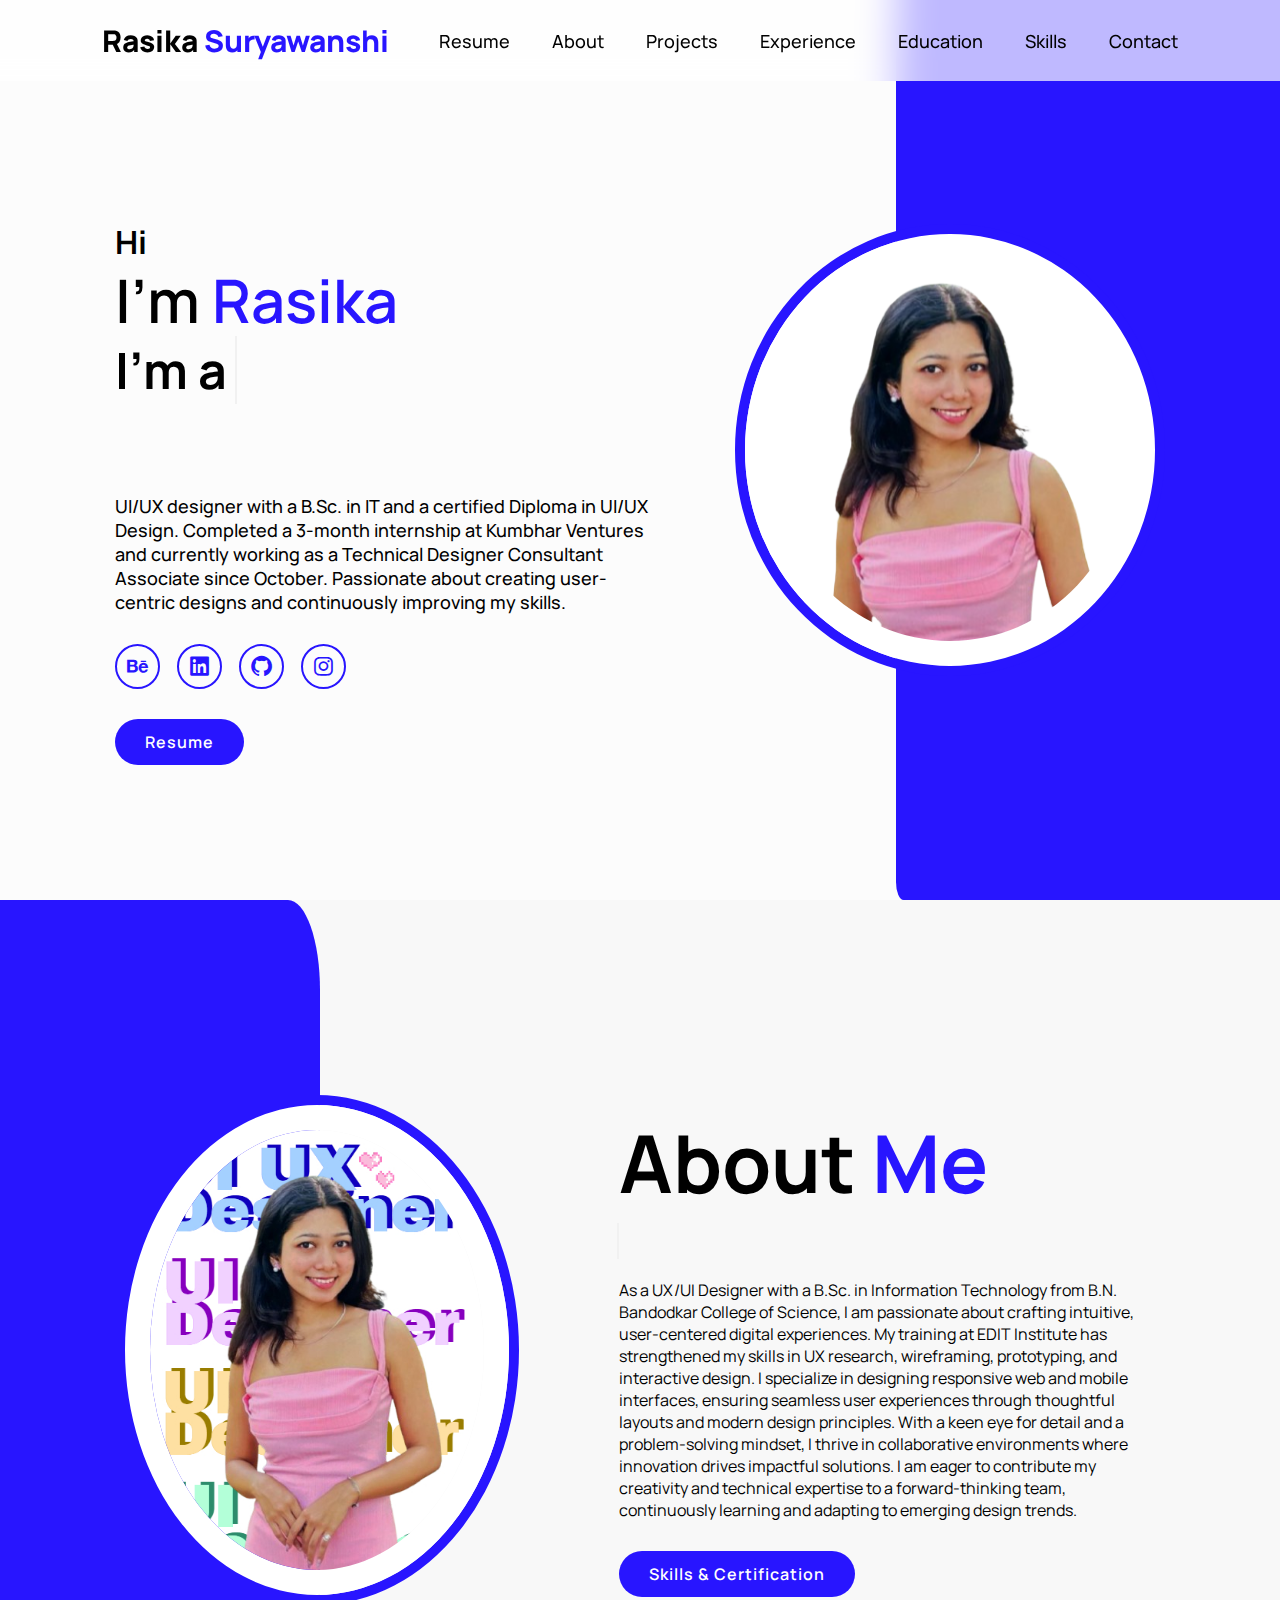
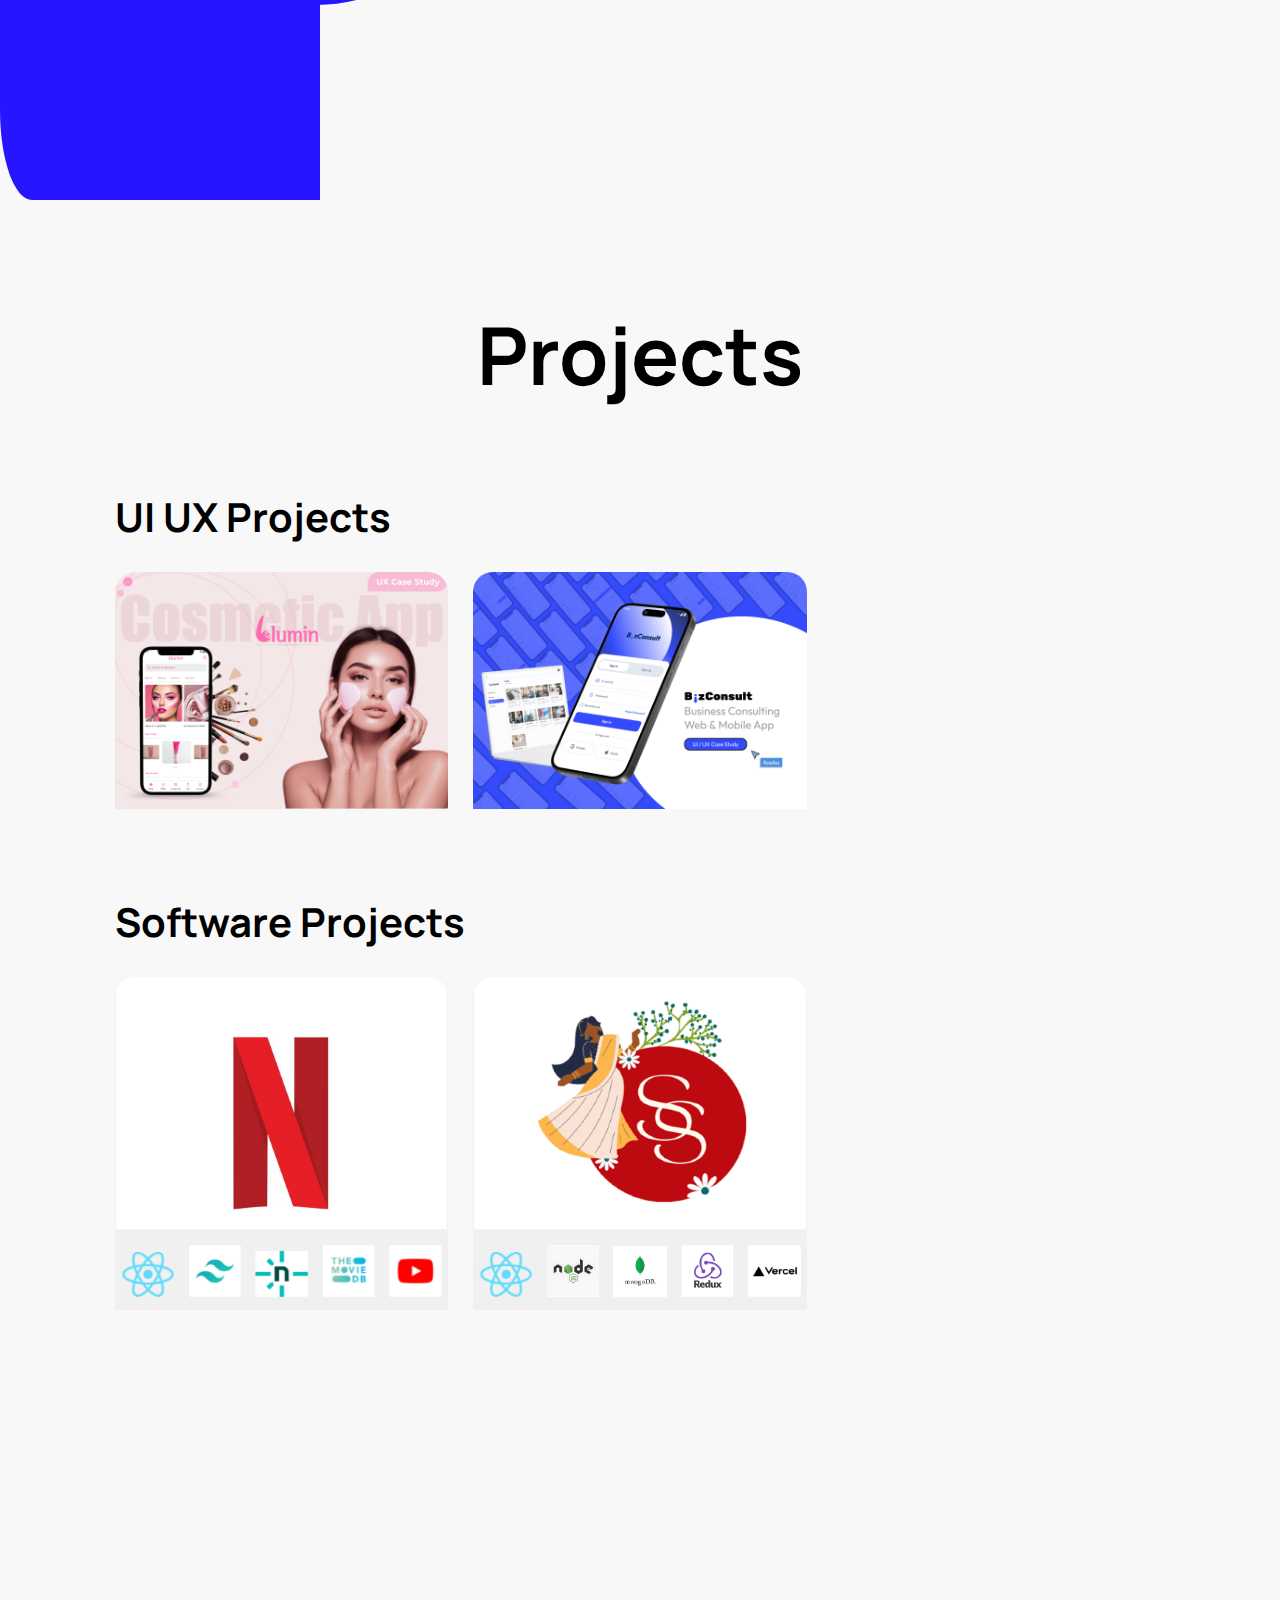
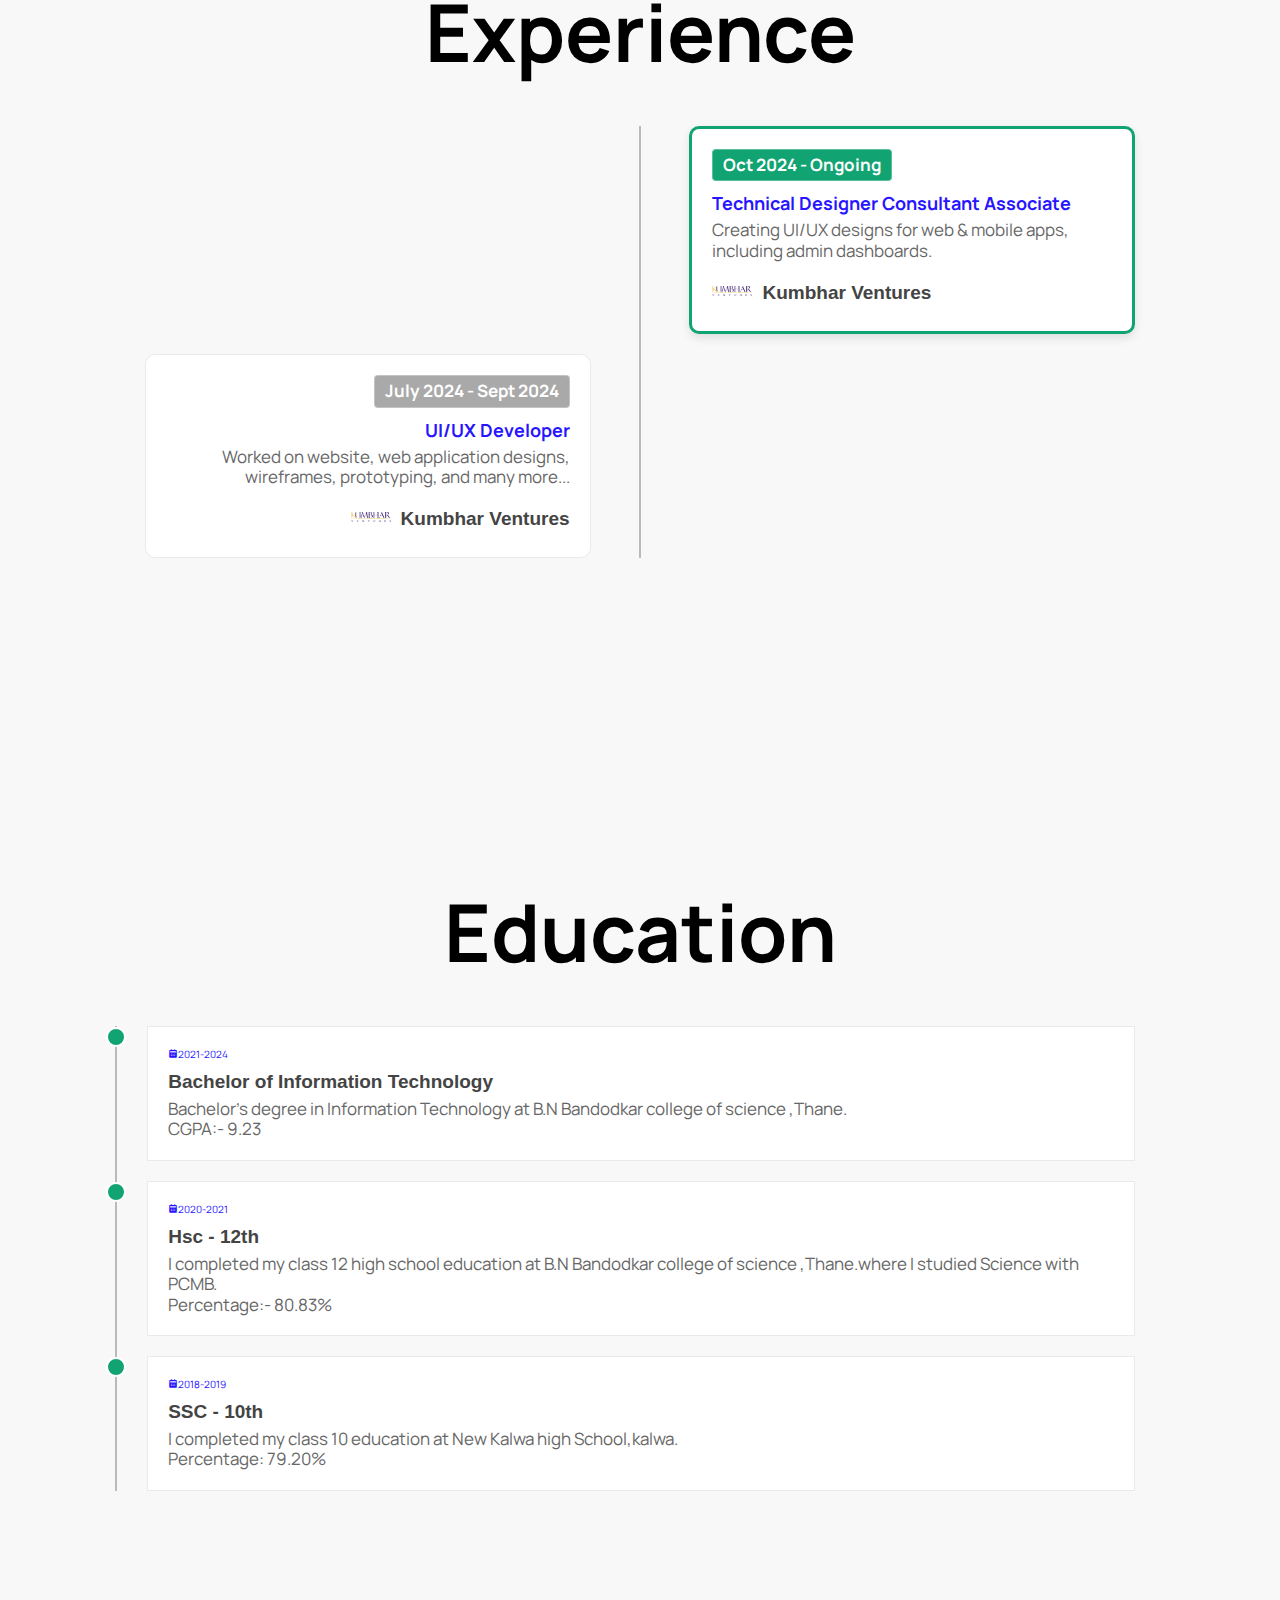
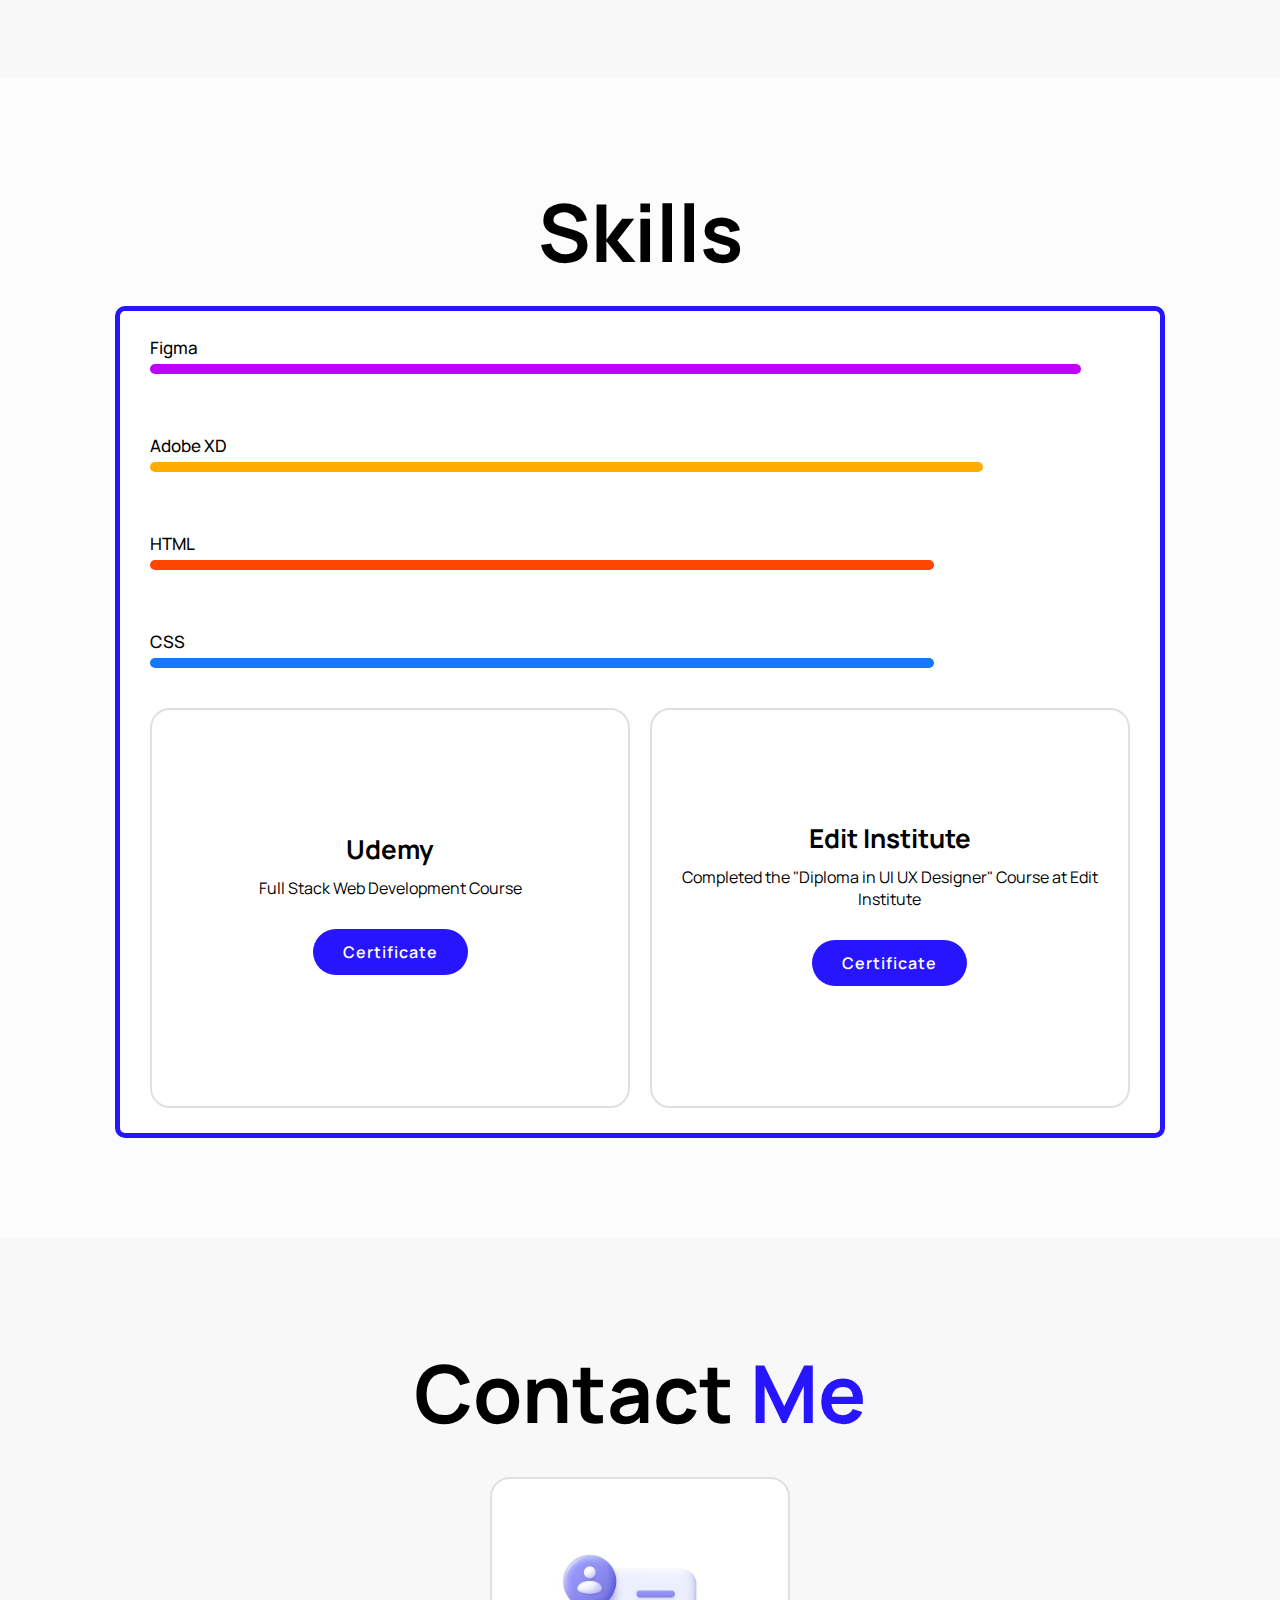
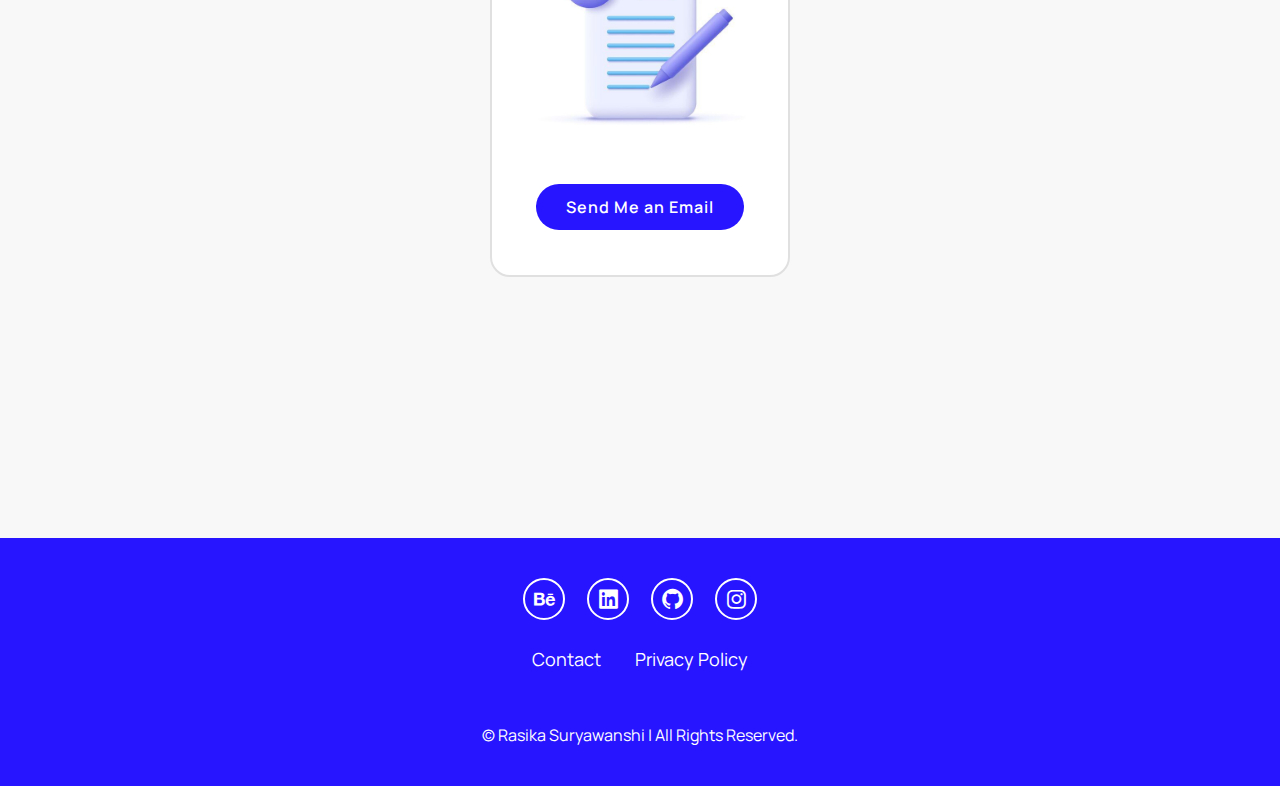
<file: index.html>
<!DOCTYPE html>
<html lang="en">
<head>
    <meta charset="UTF-8">
    <meta name="viewport" content="width=device-width, initial-scale=1.0">
    <title>Portfolio-RS</title>
    <link href="https://fonts.googleapis.com/css2?family=Manrope:wght@300;400;600&display=swap" rel="stylesheet">
    <link rel="icon" type="image/png" href="favicon.png">
    <link href='https://unpkg.com/boxicons@2.1.4/css/boxicons.min.css' rel='stylesheet'>
    <link rel="stylesheet" href="style.css">
</head>
<body>
    
    <header class="header">
    <a href="#home" class="logo"> Rasika <span> Suryawanshi</span></a>
    <i class='bx bx-menu' id="menu-icon"></i>
    <nav class="navbar">
        <a href="#resume">Resume</a>
        <a href="#about">About</a>     
        <a href="#projects">Projects</a>
        <a href="#experience">Experience</a>
        <a href="#education">Education</a>
        <a href="#skills">Skills</a>
        <a href="#contact">Contact</a>
        
    </nav>
</header>

    <section class="resume" id="resume">
        <div class="resume-rectangle"></div>

        <div class="resume-content">
            <br>
            <br>
            <br>
            <br>
            <br>
            <br>
            <h3>Hi</h3>
            <h1>I'm <span>Rasika</span></h1>
            <h3 class="text-animation">
                I'm a <span></span>
            </h3>
            <br>
            <br>
            <br>
            <br>
            <br>
                <p>UI/UX designer with a B.Sc. in IT and a certified Diploma in UI/UX Design. Completed a 3-month internship at Kumbhar Ventures and currently working as a Technical Designer Consultant Associate since October. Passionate about creating user-centric designs and continuously improving my skills.</p>
        
                <div class="social-icons">
                    <a href="https://www.behance.net/rasikasuryawa" target="_blank"><i class='bx bxl-behance'></i></a>
                    <a href="https://www.linkedin.com/in/rasika-suryawanshi-394b93272/" target="_blank"><i class='bx bxl-linkedin-square'></i></a>
                    <a href="https://github.com/Rasika2135" target="_blank"><i class='bx bxl-github'></i></a>
                    <a href="https://www.instagram.com/__.iikaa/?next=%2F&hl=en" target="_blank"><i class='bx bxl-instagram'></i></a>
                </div>

                <a href="Rasika's resume Suryawanshi.pdf" class="btn">Resume</a>
            </div>
            <div class="resume-img">
                <img src="pink_cloth-removebg-preview.png">
            </div>
    </section>

    <section class="about" id="about">

        <div class="about-rectangle"></div>
        <div class="about-img">
            <img src="rasikas about pic (1).jpg" alt="" class="">
        </div>
        <div class="about-content">
            <h2 class="heading">About  <span>Me</span></h2>
            <h3 class="text-animation">
            <span></span>
            </h3>
            <p>As a UX/UI Designer with a B.Sc. in Information Technology from B.N. Bandodkar College of Science, I am passionate about crafting intuitive, user-centered digital experiences. My training at EDIT Institute has strengthened my skills in UX research, wireframing, prototyping, and interactive design.

                I specialize in designing responsive web and mobile interfaces, ensuring seamless user experiences through thoughtful layouts and modern design principles. With a keen eye for detail and a problem-solving mindset, I thrive in collaborative environments where innovation drives impactful solutions.
                
                I am eager to contribute my creativity and technical expertise to a forward-thinking team, continuously learning and adapting to emerging design trends.</p>
            <a href="#skills" class="btn" >Skills & Certification</a>
        </div>

    </section>


<section class="projects" id="projects">
    <h2 class="heading">Projects</h2>

    <h1 class="sp">UI UX Projects</h1>
    <br>
    <br>
    <div class="projects-container1">
        <div class="projects-box">
            <a href="https://www.behance.net/gallery/201835961/Blumin-Cosmetic-App-UX-Case-Study"> 
                <img src="Desktop - 1.jpg" alt="">
                <div class="projects-info">
                   
                </div>
            </a>
        </div>
        
        <div class="projects-box">
            <a href="https://www.behance.net/gallery/221092319/BizConsult(Business-Consulting-Web-Mobile-App)"> 
                <img src="biz Thumbnail.jpg" alt="">
                <div class="projects-info">
                   
                </div>
            </a>
        </div>
        <!-- Add more project boxes as needed -->
    </div>
<br>
<br>
<br>
    <h1 class="sp">Software Projects</h1>
    <br>
    <br>
    <div class="projects-container">
        <div class="projects-box">
            <a href="clone-n.html"> 
                <img src="Frame 1 (1).png" alt="">
                <div class="projects-info">
                   
                </div>
            </a>
        </div>
        
        <div class="projects-box">
            <a href="sareestyle.html"> 
                <img src="sareelogo.jpg" alt="">
                <div class="projects-info">
                   
                </div>
            </a>
        </div>
        <!-- Add more project boxes as needed -->
    </div>
</section>

<section class="experience" id="experience">
    <h2 class="heading">Experience</h2>
    <div class="contents">

        <!-- Current Experience (Right Side - First) -->
        <div class="box right">
            <p class="durationA-label">Oct 2024 - Ongoing</p> <!-- Duration Label -->
            <h4>Technical Designer Consultant Associate</h4> <!-- Role Heading -->
            <p>Creating UI/UX designs for web & mobile apps, including admin dashboards.</p>
            <div class="company">
                <img src="KUMBHAR VENTURES LOGO.png" alt="Company Logo" class="company-logo">
                <h3>Kumbhar Ventures</h3>
            </div>
        </div>
       
        <!-- Past Experience (Left Side - Below Current) -->
<div class="box left">
    <p class="duration-label">July 2024 - Sept 2024</p> <!-- Duration Label -->
    <h4>UI/UX Developer</h4> <!-- Role Heading -->
    <p>Worked on website, web application designs, wireframes, prototyping, and many more...</p>
    <div class="companyb">
        <img src="KUMBHAR VENTURES LOGO.png" alt="Company Logo" class="companyb-logo">
        <h3>Kumbhar Ventures</h3>
    </div>
</div>


    </div>
</section>



<section class="education" id="education">

    <h2 class="heading">Education</h2>
    <div class="contents">
				
        <div class="box">
            <span class="year"><i class="bx bxs-calendar"></i>2021-2024</span>
            <h3>Bachelor of Information Technology</h3>
            <p>Bachelor's degree in Information Technology at B.N Bandodkar college of science ,Thane.
            <br> 
            CGPA:- 9.23</p>
        </div>

        <div class="box">
            <span class="year"><i class="bx bxs-calendar"></i>2020-2021</span>
            <h3>Hsc - 12th</h3>
            <p>I completed my class 12 high school education at B.N Bandodkar college of science ,Thane.where I studied Science with PCMB.</p>
            <p>Percentage:- 80.83%</p>
        </p>

        </div>

        <div class="box">
            <span class="year"><i class="bx bxs-calendar"></i>2018-2019</span>
            <h3>SSC - 10th</h3>
            <p>I completed my class 10 education at New Kalwa high School,kalwa.</p>
            <p>Percentage: 79.20%</p>
            </p>
        </div>
        
    </div>
</section>

    <section class="skills" id="skills">

        <h2 class="heading">Skills</h2>

        <div class="skill-bars">

            <div class="bar">
                <div class="info">
                    <span>Figma</span>
                </div> 
                <div class="progress-line figma">
                    <span></span>
                </div>
            </div>
            <div class="bar">
                <div class="info">
                    <span>Adobe XD</span>
                </div> 
                <div class="progress-line AdobeXD">
                    <span></span>
                </div>
            </div>

            <div class="bar">
                <div class="info">
                    <span>HTML</span>
                </div> 
                <div class="progress-line html">
                    <span></span>
                </div>
            </div>

            <div class="bar">
                <div class="info">
                    <span>CSS</span>
                </div> 
                <div class="progress-line css">
                    <span></span>
                </div>
            </div>
            <div class="certificates-section">
                
                <div class="certificate-container">
                    <div class="certificate-box">
                        <h3>Udemy</h3>
                        <p>Full Stack Web Development Course</p>
                        <a href="udemy certificate rasika.jpeg" class="btn">Certificate</a>
                    </div>
            
                    <div class="certificate-box">
                        <h3>Edit Institute</h3>
                        <p>Completed the "Diploma in UI UX Designer" Course at Edit Institute</p>
                        <a href="Edit Uiux Certifiacte.jpeg" class="btn">Certificate</a>
                    </div>
                </div>
            </div>
            </div>
        </div>
    </section>

    <section class="contact" id="contact">
        <h2 class="heading">Contact <span>Me</span></h2>
        <div class="contact-container">
            <div class="contact-box">
                <div class="image-container">
                    <img src="email.jpg" alt="Email Icon" class="contact-img">
                </div>
                <div class="button-container">
                    <button onclick="sendEmail()" class="btn">Send Me an Email</button>
                </div>
            </div>
        </div>
    </section>
    
    

    <footer class="footer">
        <div class="social">
            <a href="https://www.behance.net/rasikasuryawa" target="_blank"><i class='bx bxl-behance'></i></a>
            <a href="https://www.linkedin.com/in/rasika-suryawanshi-394b93272/" target="_blank"><i class='bx bxl-linkedin-square'></i></a>
            <a href="https://github.com/Rasika2135" target="_blank"><i class='bx bxl-github'></i></a>
            <a href="https://www.instagram.com/__.iikaa/?next=%2F&hl=en" target="_blank"><i class='bx bxl-instagram'></i></a>
        </div>
        <ul class="list">
            <li>
                <a href="#contact">Contact</a>
            </li>
            <li>
                <a href="Privacy policy.txt" onclick="openPrivacyPolicy()">Privacy Policy</a>
            </li>
        </ul>
        <p class="copyright">
            &copy; Rasika Suryawanshi | All Rights Reserved.
        </p>
    </footer>

    <script src="script.js"></script>
</body>
</html>
</file>
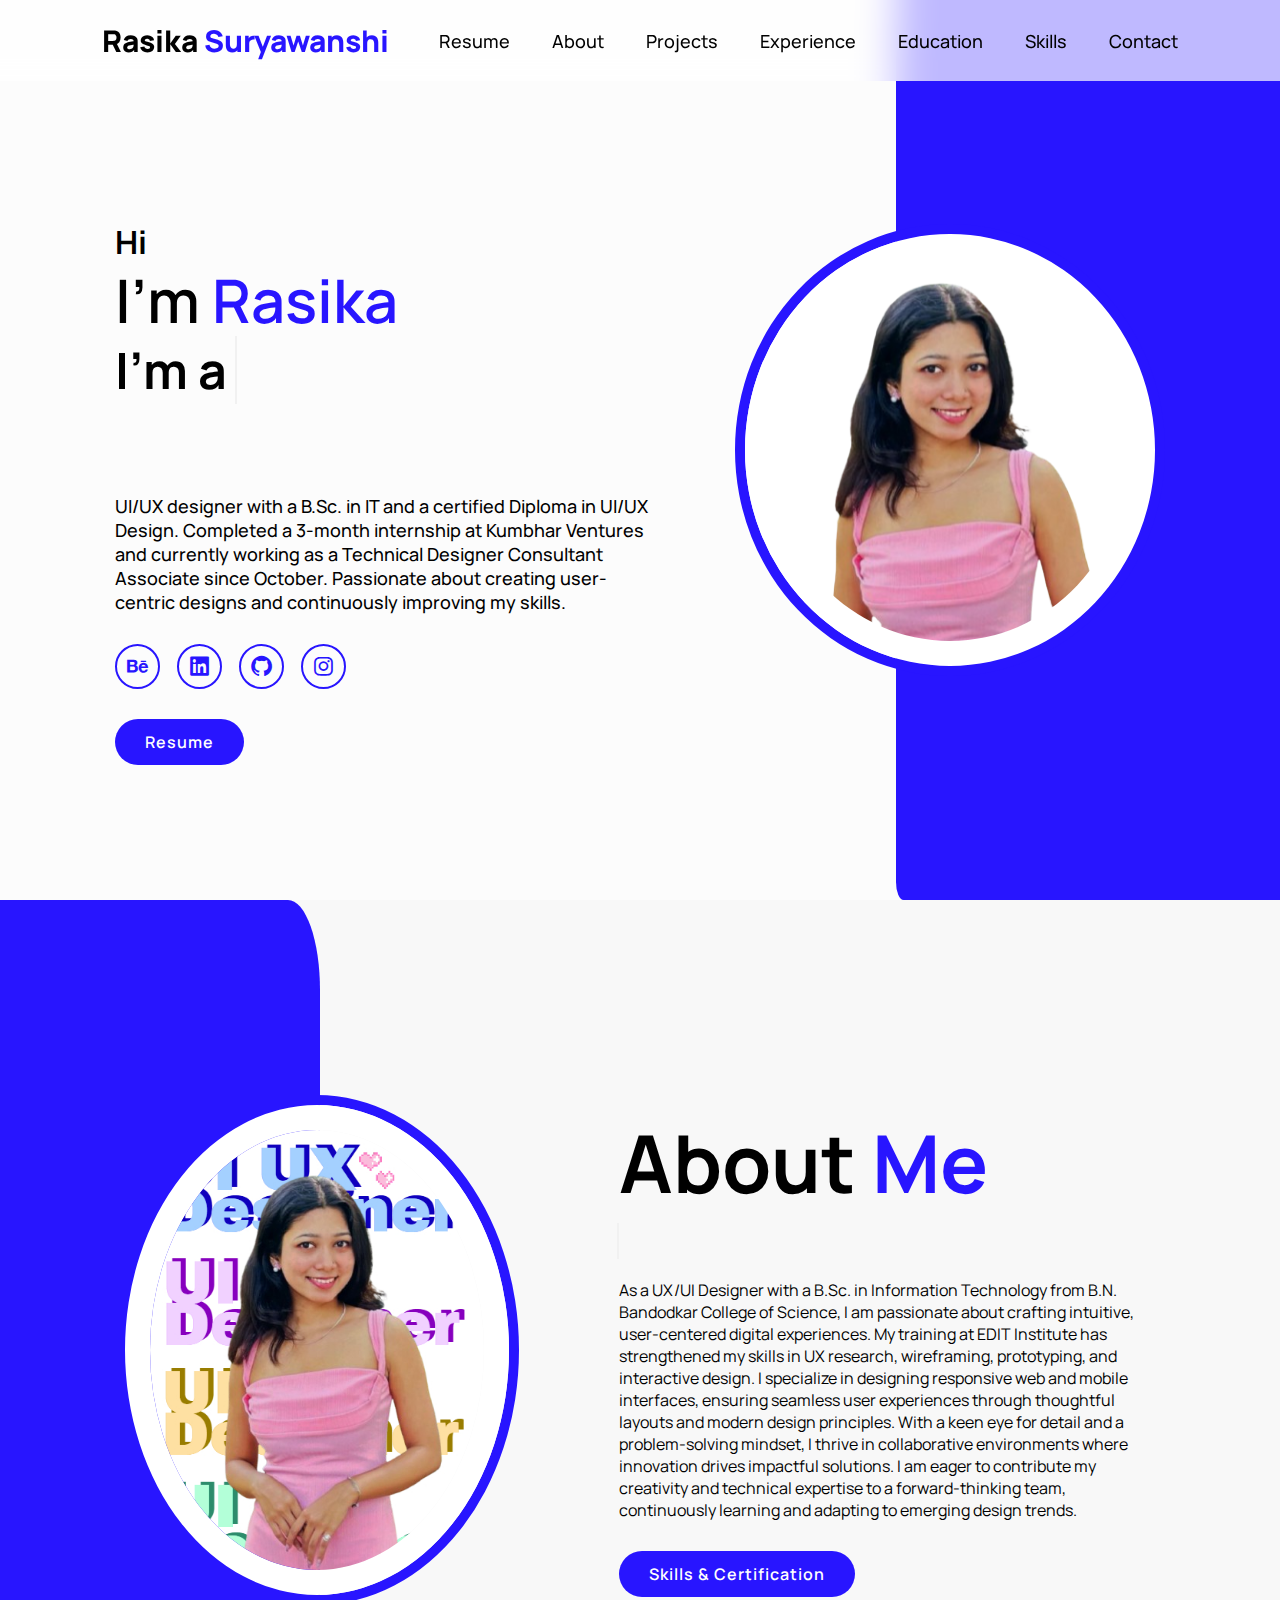
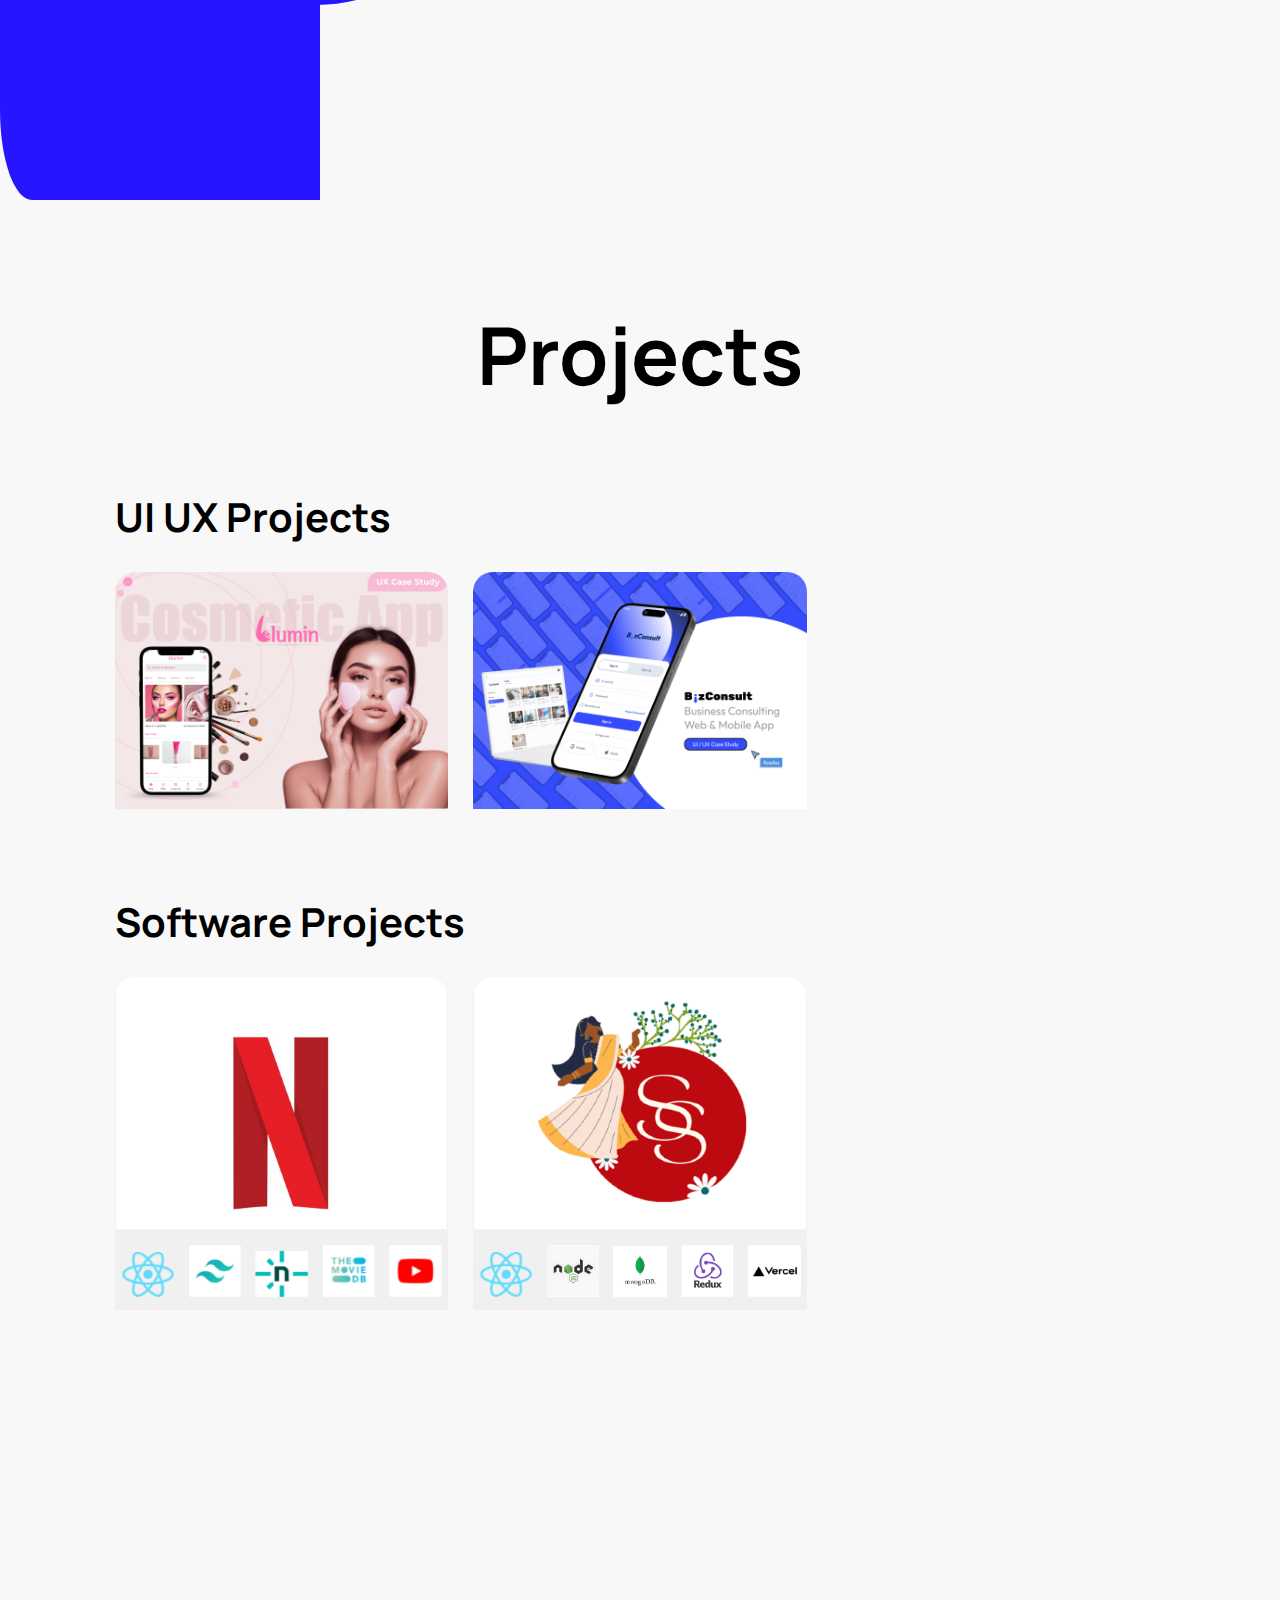
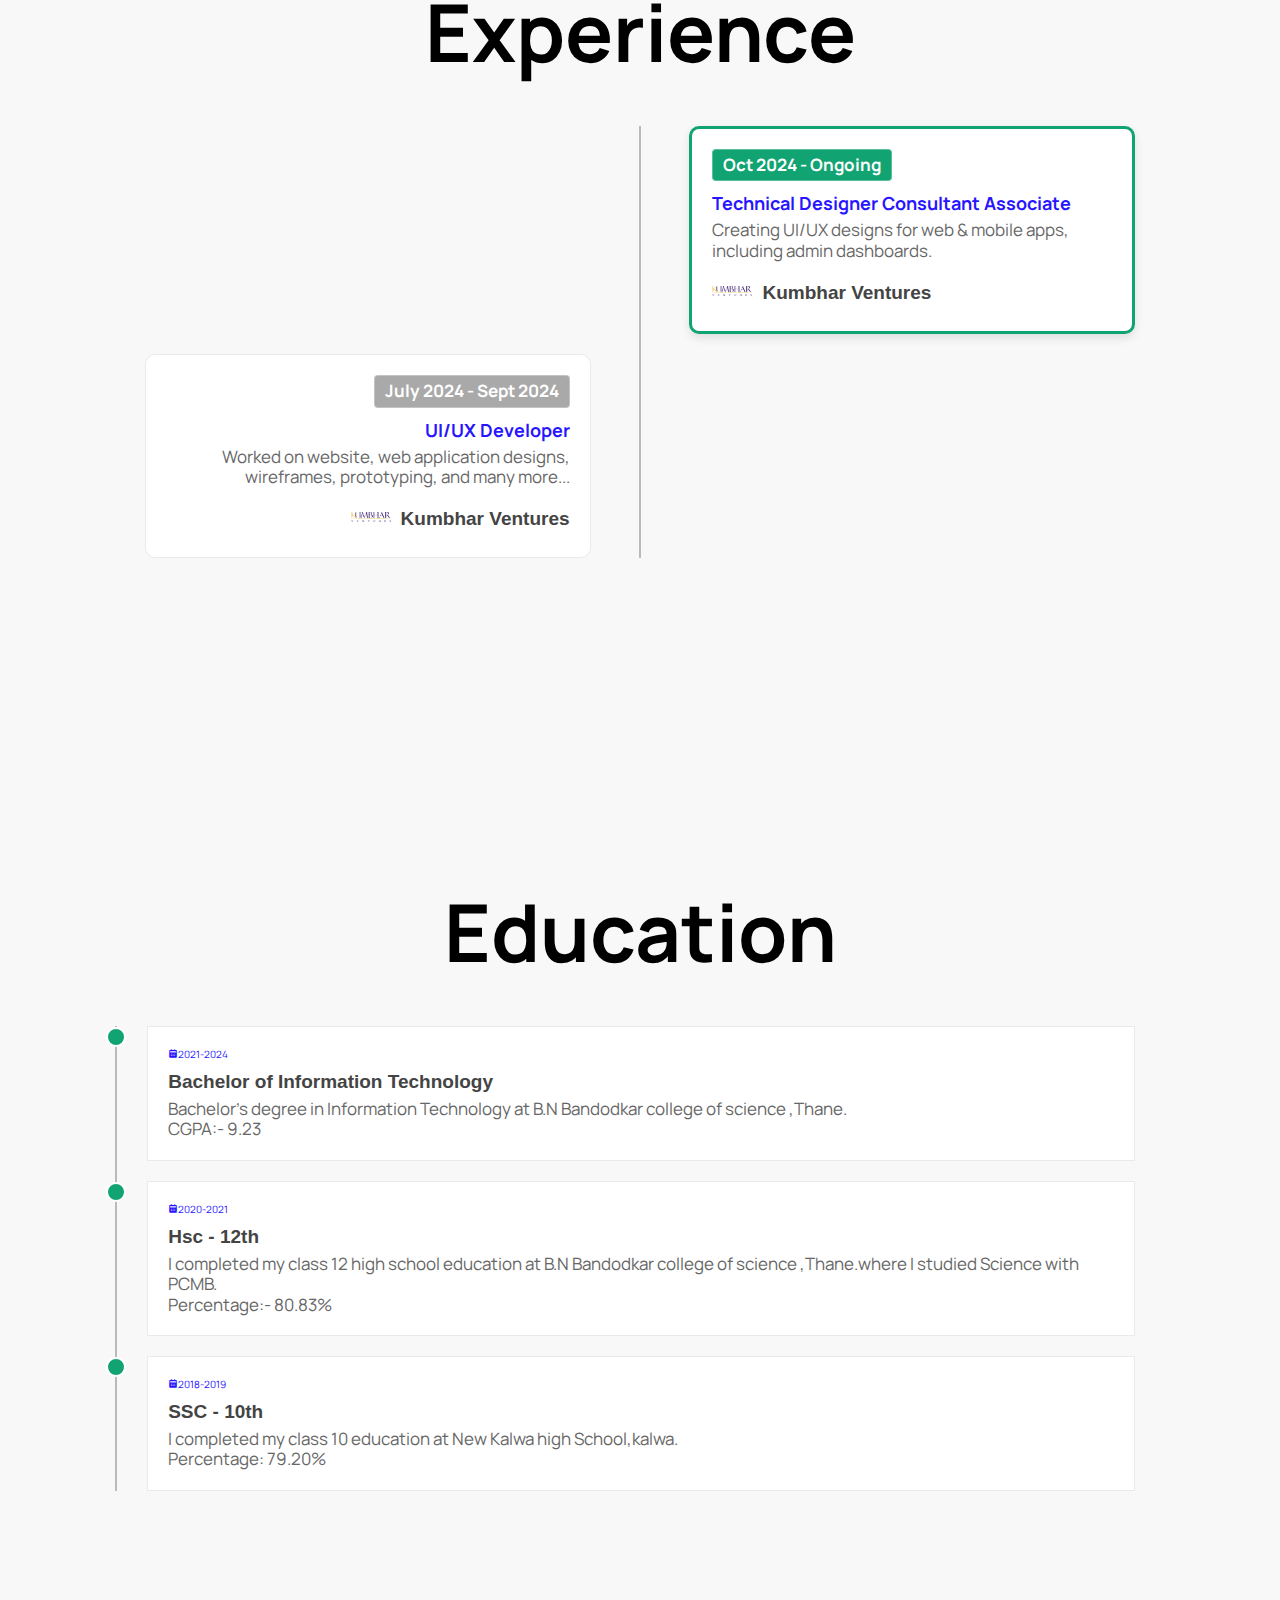
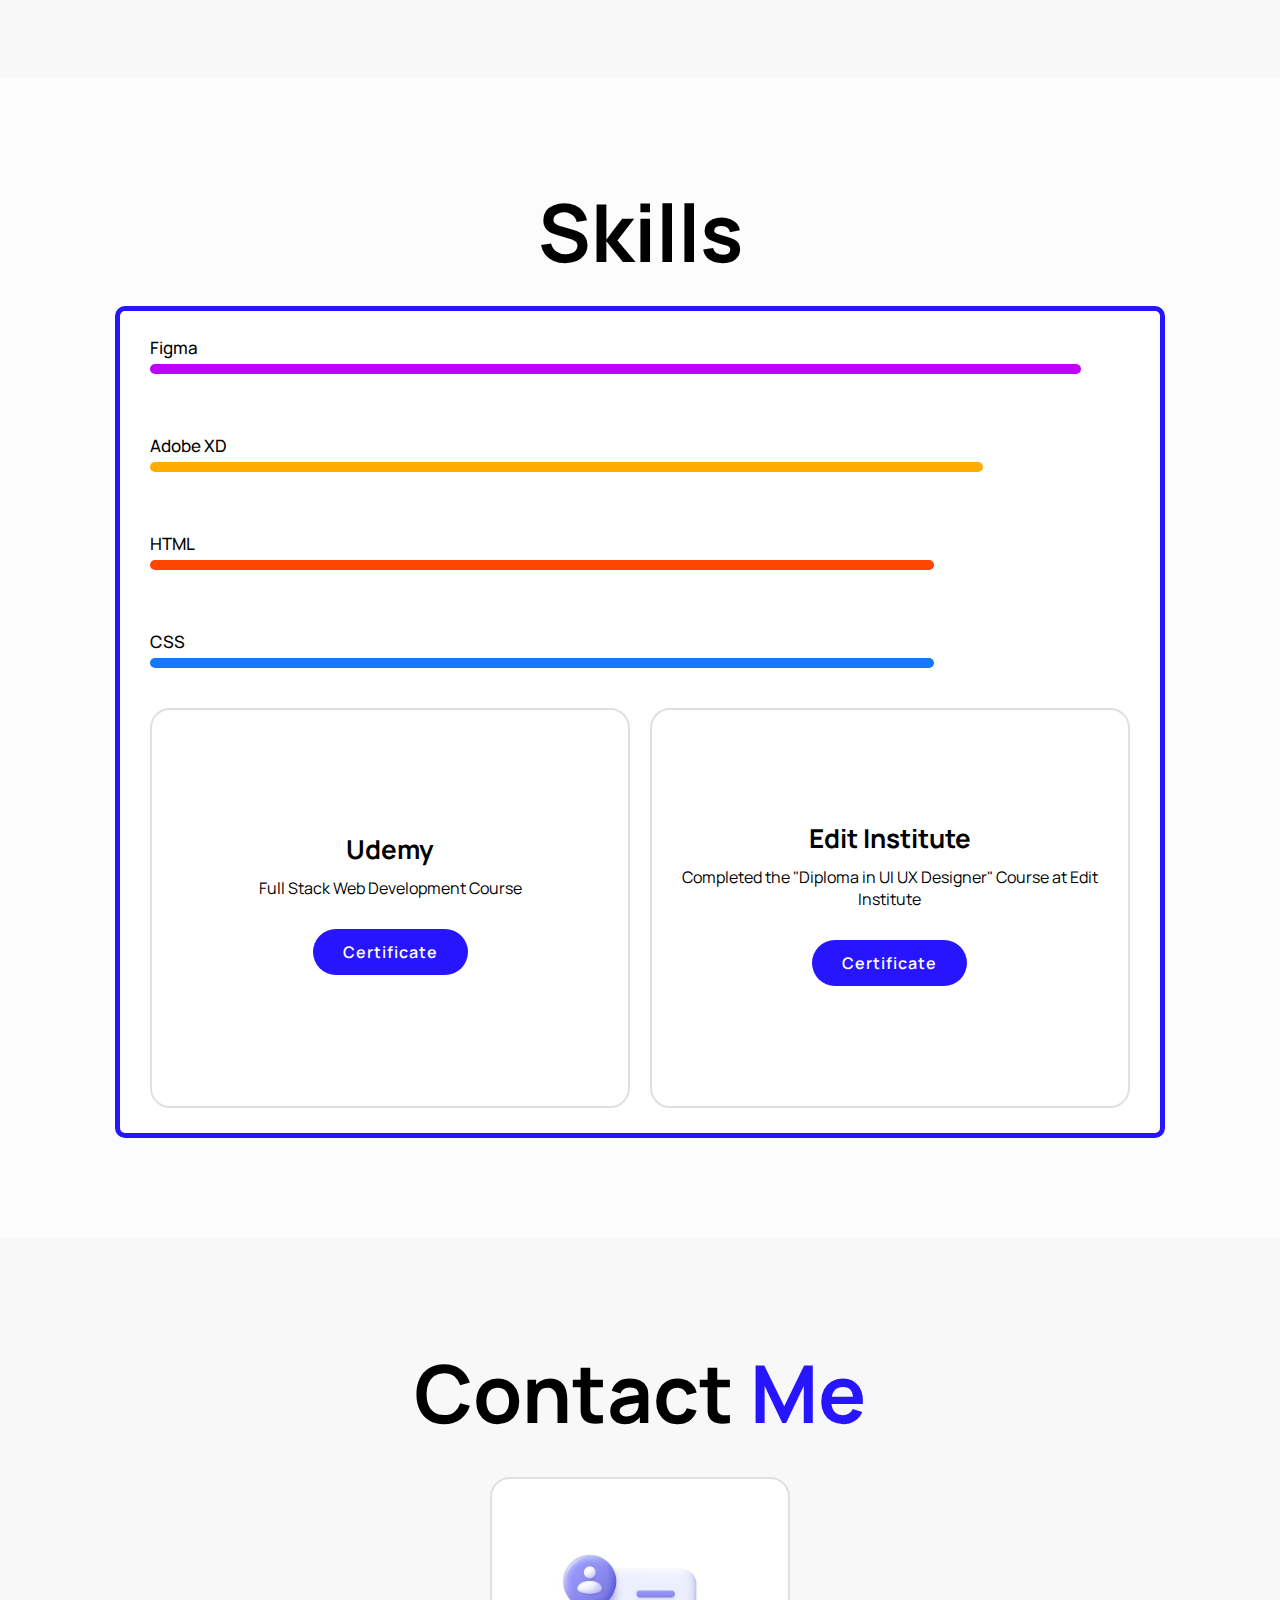
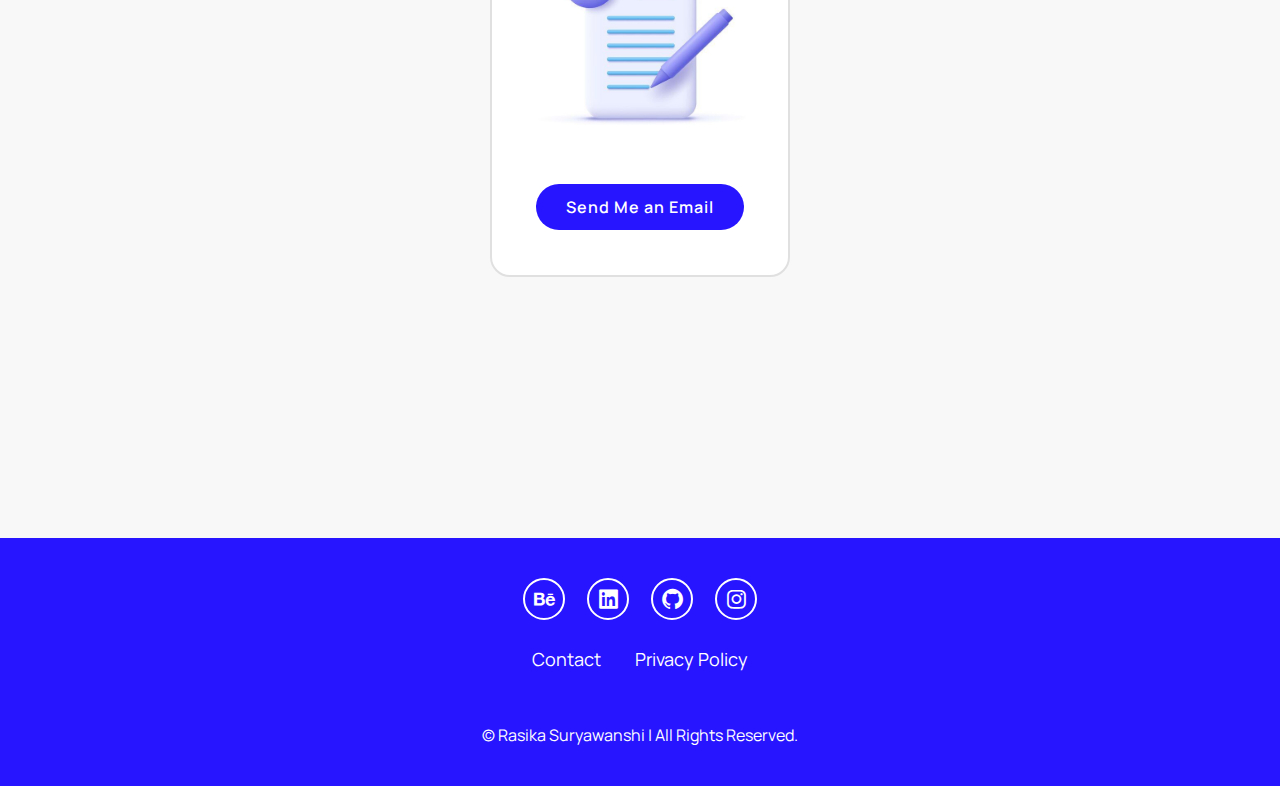
<file: Portfolio-main/index.html>
<!DOCTYPE html>
<html lang="en">
<head>
    <meta charset="UTF-8">
    <meta name="viewport" content="width=device-width, initial-scale=1.0">
    <title>Portfolio-RS</title>
    <link href="https://fonts.googleapis.com/css2?family=Manrope:wght@300;400;600&display=swap" rel="stylesheet">
    <link rel="icon" type="image/png" href="favicon.png">
    <link href='https://unpkg.com/boxicons@2.1.4/css/boxicons.min.css' rel='stylesheet'>
    <link rel="stylesheet" href="style.css">
</head>
<body>
    
    <header class="header">
    <a href="#home" class="logo"> Rasika <span> Suryawanshi</span></a>
    <i class='bx bx-menu' id="menu-icon"></i>
    <nav class="navbar">
        <a href="#resume">Resume</a>
        <a href="#about">About</a>     
        <a href="#projects">Projects</a>
        <a href="#experience">Experience</a>
        <a href="#education">Education</a>
        <a href="#skills">Skills</a>
        <a href="#contact">Contact</a>
        
    </nav>
</header>

    <section class="resume" id="resume">
        <div class="resume-rectangle"></div>

        <div class="resume-content">
            <br>
            <br>
            <br>
            <br>
            <br>
            <br>
            <h3>Hi</h3>
            <h1>I'm <span>Rasika</span></h1>
            <h3 class="text-animation">
                I'm a <span></span>
            </h3>
            <br>
            <br>
            <br>
            <br>
            <br>
                <p>UI/UX designer with a B.Sc. in IT and a certified Diploma in UI/UX Design. Completed a 3-month internship at Kumbhar Ventures and currently working as a Technical Designer Consultant Associate since October. Passionate about creating user-centric designs and continuously improving my skills.</p>
        
                <div class="social-icons">
                    <a href="https://www.behance.net/rasikasuryawa" target="_blank"><i class='bx bxl-behance'></i></a>
                    <a href="https://www.linkedin.com/in/rasika-suryawanshi-394b93272/" target="_blank"><i class='bx bxl-linkedin-square'></i></a>
                    <a href="https://github.com/Rasika2135" target="_blank"><i class='bx bxl-github'></i></a>
                    <a href="https://www.instagram.com/__.iikaa/?next=%2F&hl=en" target="_blank"><i class='bx bxl-instagram'></i></a>
                </div>

                <a href="Rasika's resume Suryawanshi.pdf" class="btn">Resume</a>
            </div>
            <div class="resume-img">
                <img src="pink_cloth-removebg-preview.png">
            </div>
    </section>

    <section class="about" id="about">

        <div class="about-rectangle"></div>
        <div class="about-img">
            <img src="rasikas about pic (1).jpg" alt="" class="">
        </div>
        <div class="about-content">
            <h2 class="heading">About  <span>Me</span></h2>
            <h3 class="text-animation">
            <span></span>
            </h3>
            <p>As a UX/UI Designer with a B.Sc. in Information Technology from B.N. Bandodkar College of Science, I am passionate about crafting intuitive, user-centered digital experiences. My training at EDIT Institute has strengthened my skills in UX research, wireframing, prototyping, and interactive design.

                I specialize in designing responsive web and mobile interfaces, ensuring seamless user experiences through thoughtful layouts and modern design principles. With a keen eye for detail and a problem-solving mindset, I thrive in collaborative environments where innovation drives impactful solutions.
                
                I am eager to contribute my creativity and technical expertise to a forward-thinking team, continuously learning and adapting to emerging design trends.</p>
            <a href="#skills" class="btn" >Skills & Certification</a>
        </div>

    </section>


<section class="projects" id="projects">
    <h2 class="heading">Projects</h2>

    <h1 class="sp">UI UX Projects</h1>
    <br>
    <br>
    <div class="projects-container1">
        <div class="projects-box">
            <a href="https://www.behance.net/gallery/201835961/Blumin-Cosmetic-App-UX-Case-Study"> 
                <img src="Desktop - 1.jpg" alt="">
                <div class="projects-info">
                   
                </div>
            </a>
        </div>
        
        <div class="projects-box">
            <a href="https://www.behance.net/gallery/221092319/BizConsult(Business-Consulting-Web-Mobile-App)"> 
                <img src="biz Thumbnail.jpg" alt="">
                <div class="projects-info">
                   
                </div>
            </a>
        </div>
        <!-- Add more project boxes as needed -->
    </div>
<br>
<br>
<br>
    <h1 class="sp">Software Projects</h1>
    <br>
    <br>
    <div class="projects-container">
        <div class="projects-box">
            <a href="clone-n.html"> 
                <img src="Frame 1 (1).png" alt="">
                <div class="projects-info">
                   
                </div>
            </a>
        </div>
        
        <div class="projects-box">
            <a href="sareestyle.html"> 
                <img src="sareelogo.jpg" alt="">
                <div class="projects-info">
                   
                </div>
            </a>
        </div>
        <!-- Add more project boxes as needed -->
    </div>
</section>

<section class="experience" id="experience">
    <h2 class="heading">Experience</h2>
    <div class="contents">

        <!-- Current Experience (Right Side - First) -->
        <div class="box right">
            <p class="durationA-label">Oct 2024 - Ongoing</p> <!-- Duration Label -->
            <h4>Technical Designer Consultant Associate</h4> <!-- Role Heading -->
            <p>Creating UI/UX designs for web & mobile apps, including admin dashboards.</p>
            <div class="company">
                <img src="KUMBHAR VENTURES LOGO.png" alt="Company Logo" class="company-logo">
                <h3>Kumbhar Ventures</h3>
            </div>
        </div>
       
        <!-- Past Experience (Left Side - Below Current) -->
<div class="box left">
    <p class="duration-label">July 2024 - Sept 2024</p> <!-- Duration Label -->
    <h4>UI/UX Developer</h4> <!-- Role Heading -->
    <p>Worked on website, web application designs, wireframes, prototyping, and many more...</p>
    <div class="companyb">
        <img src="KUMBHAR VENTURES LOGO.png" alt="Company Logo" class="companyb-logo">
        <h3>Kumbhar Ventures</h3>
    </div>
</div>


    </div>
</section>



<section class="education" id="education">

    <h2 class="heading">Education</h2>
    <div class="contents">
				
        <div class="box">
            <span class="year"><i class="bx bxs-calendar"></i>2021-2024</span>
            <h3>Bachelor of Information Technology</h3>
            <p>Bachelor's degree in Information Technology at B.N Bandodkar college of science ,Thane.
            <br> 
            CGPA:- 9.23</p>
        </div>

        <div class="box">
            <span class="year"><i class="bx bxs-calendar"></i>2020-2021</span>
            <h3>Hsc - 12th</h3>
            <p>I completed my class 12 high school education at B.N Bandodkar college of science ,Thane.where I studied Science with PCMB.</p>
            <p>Percentage:- 80.83%</p>
        </p>

        </div>

        <div class="box">
            <span class="year"><i class="bx bxs-calendar"></i>2018-2019</span>
            <h3>SSC - 10th</h3>
            <p>I completed my class 10 education at New Kalwa high School,kalwa.</p>
            <p>Percentage: 79.20%</p>
            </p>
        </div>
        
    </div>
</section>

    <section class="skills" id="skills">

        <h2 class="heading">Skills</h2>

        <div class="skill-bars">

            <div class="bar">
                <div class="info">
                    <span>Figma</span>
                </div> 
                <div class="progress-line figma">
                    <span></span>
                </div>
            </div>
            <div class="bar">
                <div class="info">
                    <span>Adobe XD</span>
                </div> 
                <div class="progress-line AdobeXD">
                    <span></span>
                </div>
            </div>

            <div class="bar">
                <div class="info">
                    <span>HTML</span>
                </div> 
                <div class="progress-line html">
                    <span></span>
                </div>
            </div>

            <div class="bar">
                <div class="info">
                    <span>CSS</span>
                </div> 
                <div class="progress-line css">
                    <span></span>
                </div>
            </div>
            <div class="certificates-section">
                
                <div class="certificate-container">
                    <div class="certificate-box">
                        <h3>Udemy</h3>
                        <p>Full Stack Web Development Course</p>
                        <a href="udemy certificate rasika.jpeg" class="btn">Certificate</a>
                    </div>
            
                    <div class="certificate-box">
                        <h3>Edit Institute</h3>
                        <p>Completed the "Diploma in UI UX Designer" Course at Edit Institute</p>
                        <a href="Edit Uiux Certifiacte.jpeg" class="btn">Certificate</a>
                    </div>
                </div>
            </div>
            </div>
        </div>
    </section>

    <section class="contact" id="contact">
        <h2 class="heading">Contact <span>Me</span></h2>
        <div class="contact-container">
            <div class="contact-box">
                <div class="image-container">
                    <img src="email.jpg" alt="Email Icon" class="contact-img">
                </div>
                <div class="button-container">
                    <button onclick="sendEmail()" class="btn">Send Me an Email</button>
                </div>
            </div>
        </div>
    </section>
    
    

    <footer class="footer">
        <div class="social">
            <a href="https://www.behance.net/rasikasuryawa" target="_blank"><i class='bx bxl-behance'></i></a>
            <a href="https://www.linkedin.com/in/rasika-suryawanshi-394b93272/" target="_blank"><i class='bx bxl-linkedin-square'></i></a>
            <a href="https://github.com/Rasika2135" target="_blank"><i class='bx bxl-github'></i></a>
            <a href="https://www.instagram.com/__.iikaa/?next=%2F&hl=en" target="_blank"><i class='bx bxl-instagram'></i></a>
        </div>
        <ul class="list">
            <li>
                <a href="#contact">Contact</a>
            </li>
            <li>
                <a href="Privacy policy.txt" onclick="openPrivacyPolicy()">Privacy Policy</a>
            </li>
        </ul>
        <p class="copyright">
            &copy; Rasika Suryawanshi | All Rights Reserved.
        </p>
    </footer>

    <script src="script.js"></script>
</body>
</html>
</file>
<file: style.css>
*{
    margin: 0;
    padding: 0;
    box-sizing: border-box;
    text-decoration: none;
    border: none;
    outline: none;
    scroll-behavior: smooth;
    font-family: "Manrope", sans-serif;
}

:root{
    --bg--color: #fcfcfc;
    --second-bg-color: #f8f8f8;
    --text-color: black;
    --main-color: #2815ff;
    --first-bg-color: rgb(107, 144, 217);
}

html{
    font-size: 62.5%;
    overflow-x: hidden;
}

body{
    background: var(--bg--color);
    color: var(--text-color);
}

.header{
    position: fixed;
    top: 0;
    left:0;
    width: 100%;
    padding: 2rem 8%;
    background: rgba(255, 255, 255, 0.7);
    backdrop-filter: blur(20px);
    display: flex;
    align-items: center;
    justify-content: space-between;
    z-index: 100;
}
.logo{
    font-size: 3rem;
    color: var(--text-color);
    font-weight: 800;
    cursor: pointer;
    transition: 0.3s ease;
}
.logo:hover{
    transform: scale(1.1);
}

span{
    color: var(--main-color);
}

.navbar a{
    font-size: 1.8rem;
    color: black;
    margin-left: 4rem;
    font-weight: 500;
    transition: 0.3s ease;
    border-bottom: 3px solid transparent;
}

.navbar a:hover{
    color: var(--main-color);
    border-bottom: 3px solid var(--main-color);
}
.navbar a:active{
    color: var(--main-color);
    border-bottom: 3px solid var(--main-color);
}
#menu-icon{
    font-size: 3.6rem;
    color: var(--main-color);
    display: none;
}

section{
    min-height: 100vh;
    padding: 10rem 9% 10rem;
}

.resume{
    display: flex;
    align-items: center;
    justify-content: center;
    gap: 8rem;
}

.resume-rectangle{
    position: absolute;
    background-color: var(--main-color);
    border-top-left-radius: 2%;
    border-bottom-left-radius: 2%;
    width: 30%;
    height: 100%;
    top: 0;
    right:0;
    z-index: -1;
}
.resume-content h3{
    font-size: 3.2rem;
    font-weight: 700;
}

.resume-content h3:nth-of-type(2){
    margin-bottom: 2rem;
    font-size: 5rem;
}
.resume-content h1{
    font-size: 6rem;
    font-weight: 600;
    line-height: 1.2;
}
.resume-img{
    display: grid;
    place-items: center;
    border-radius: 50%;
    border: 10px solid var(--main-color);
}
.resume-img img{
    position: relative;
    background-color: white;
    border: 25px solid white;
    width: 32vw;
    border-radius: 50%;
    cursor: pointer;
}
.resume-content p{
    font-size: 1.8rem;
    font-weight: 500;
    max-width: 650px;
}

.social-icons a{
    display: inline-flex;
    justify-content: center;
    align-items: center;
    width: 4.5rem;
    height: 4.5rem;
    background: transparent;
    font-size: 2.5rem;
    border: 0.2rem solid var(--main-color);
    border-radius: 50%;
    color: var(--main-color);
    margin: 3rem 1.5rem 3rem 0;
    transition: 0.3s ease;
}
.social-icons a:hover{
    color: white;
    transform: scale(1.3)translateY(-5px);
    background-color: var(--main-color);
}
.btn{
    display: inline-flex;
    padding: 1rem 2.8rem;
    background: var(--main-color);
    border-radius: 4rem;
    font-size: 1.6rem;
    color: white;
    border: 2px solid transparent;
    letter-spacing: 0.1rem;
    font-weight: 600;
    transition: 0.3s ease;
    cursor: pointer;
}
.btn:hover{
    transform: scale(1.05);
    background: var(--bg--color);
    color: var(--main-color);
    border: 2px solid var(--main-color);
}
.text-animation h3{
    font-size: 30px;
    font-weight: 400;
    min-width: 280px;
}
.text-animation span{
    position: relative;
}
.text-animation span::before{
    content: 'UI UX Designer';
    color: var(--main-color);
    animation: words 20s infinite;
}
.text-animation span::after{
    content: '';
    background-color: var(--bg--color);
    position: absolute;
    width: calc(100% + 8px);
    height: 100%;
    border-left: 2px solid #f1f1f1;
    right: -8px;
    animation: cursor 0.6s infinite, typing 20s steps(14)infinite;
}
@keyframes cursor{
    to{
        border-left: 2px solid var(--main-color);
    }
}
@keyframes words{
    0%,
    20%{
        content: 'UI UX Designer';
    }
    21%,
    40%{
        content: 'Frontend Developer'
    }
    41%,
    60%{
        content: 'UX UI Designer'
    }
}
@keyframes typing{
    10%,
    15%,
    30%,
    35%,
    50%,
    55%,
    70%,
    75%,
    90%,
    95%{
        width: 0;
    }
    5%,
    20%,
    25%,
    40%,
    45%,
    60%,
    65%,
    80%,
    85%{
        width: calc(100% + 8px);
    }
}

.about{
    display: flex;
    align-items: center;
    justify-content: center;
    gap: 10rem;
    background: var(--second-bg-color);
}

.about-rectangle{
    position: absolute;
    left: 0;
    height: 100%;
    border-top-right-radius: 10%;
    border-bottom-left-radius: 10%;
    background-color: var(--main-color);
    width: 25%;
}
.about-img{
    border-radius: 50%;
    display: grid;
    place-items: center;
    border: 10px solid var(--main-color);
    max-width: 100%;
     height: auto;
}

.about-img img{
    position: relative;
    width: 30vw;
    border-radius: 50%;
    border: 25px solid white;
    cursor: pointer;
}

.heading{
    text-align: center;
    font-size: 8rem;
}

.about-content h2{
    text-align: left;
    line-height: 1.5;
}
.about-content h3{
    font-size: 2.6rem;
}
.about-content p{
    font-size: 1.6rem;
    margin: 2rem 0 3rem;
}

.about-content .text-animation span::before{
    content: 'UI UX Designer';
    color: var(--main-color);
    animation: words 20s infinite;
}
.about-content .text-animation span::after{
    content: '';
    background-color: var(--second-bg-color);
    position: absolute;
    width: calc(100% + 8px);
    height: 100%;
    border-left: 2px solid #f1f1f1;
    right: -8px;
    animation: cursor 0.6s infinite, typing 20s steps(14)infinite;
}

.skills-box{
    margin: 10px;
}
.skills-header{
    margin-bottom: 30px;
}
.skills-list{
    display: flex;
    flex-wrap: wrap;
    gap: 5px;
}
.skills-list span{
    font-size: 14px;
    background: var(--first-color);
    color: var(--color-white);
    padding: 2px 10px;
    border-radius: 5px;
}

::-webkit-scrollbar{
    width: 15px;
}
::-webkit-scrollbar-thumb{
    background-color: var(--main-color);
}
::-webkit-scrollbar-track{
    background-color: white;
    width: 50px;
}

.projects{
    background: var(--second-bg-color);
}
.projects h2{
    margin-bottom: 8rem;
}
.projects h1{
    text-align: left;
    font-size: 4rem;
}
.projects-container1{
    display: grid;
    grid-template-columns: repeat(3,1fr);
    align-items: center;
    gap: 2.5rem;
}
.projects-container1 .projects-box{
    position: relative;
    height: 280px;
    border-radius: 2rem;
    overflow: hidden;
    display: flex;
    flex: 1 1 40rem;
    display: flex;
    flex-direction: column;
}
.projects-box:hover img{
    transform: scale(1.1);
}
.projects-container{
    display: grid;
    grid-template-columns: repeat(3,1fr);
    align-items: center;
    gap: 2.5rem;
}
.projects-container .projects-box{
    position: relative;
    height: 400px;
    border-radius: 2rem;
    overflow: hidden;
    display: flex;
    flex: 1 1 40rem;
    display: flex;
    flex-direction: column;
}

.projects-box img{
    width: 100%;
    object-fit: cover;
    transition: 0.5s ease;
    max-width: 100%;
    height: auto;
}
.projects-box:hover img{
    transform: scale(1.1);
}

.projects-box .projects-info{
    position: absolute;
    bottom: 0;
    left: 0;
    width: 100%;
    height: 100%;
    display: flex;
    justify-content: center;
    align-items: center;
    flex-direction: column;
    text-align: center;
    padding: 0 4rem;
    cursor: pointer;
    transition: 0.5s ease-in-out;
}

.projects-box .projects-info:hover{
    background: radial-gradient(rgba(0,13,255,0.2), var(--first-bg-color));
    transform: scale(1.1)translateY(-10px);
}
.projects-info h4{
    font-size: 3rem;
    color:white;
    font-weight: 800;
}

.experience {
    background: var(--second-bg-color);
}

.experience h2 {
    margin-bottom: 4rem;
}

/* Main Timeline Container */
.experience .contents {
    padding: 0px 30px;
    position: relative;
}

/* Vertical Timeline Line in the Middle */
.experience .contents::after {
    content: '';
    position: absolute;
    width: 2px;
    background: #bababa;
    top: 0;
    bottom: 0;
    left: 50%;
    transform: translateX(-50%);
}

/* Experience Box */
.experience .contents .box {
    position: relative;
    padding: 20px;
    border: 1px solid #eaeaea;
    background-color: #ffffff;
    cursor: pointer;
    transition: all 0.4s;
    margin-bottom: 20px;
    width: 45%;
}

/* Hover Effect */
.experience .contents .box:hover {
    box-shadow: 0px 3px 12px 0px #ccc;
    border: 1px solid transparent;
}

/* Remove the circles */
.experience .box::before {
    content: none;
}

/* Duration Label */
.durationA-label {
    display: inline-block;
    background-color: #11a372;
    color: #ffffff !important;
    padding: 5px 10px;
    border-radius: 4px;
    font-size: 14px;
    font-weight: bold;
    margin-bottom: 5px;
    border: 1px solid rgba(255, 255, 255, 0.3); /* Add contrast */
}
.duration-label {
    display: inline-block;
    background-color: #a9a9a9;
    color: #ffffff !important;
    padding: 5px 10px;
    border-radius: 4px;
    font-size: 14px;
    font-weight: bold;
    margin-bottom: 5px;
    border: 1px solid rgba(255, 255, 255, 0.3); /* Add contrast */
}


/* Role Heading */
.experience .box h4 {
    color: var(--main-color);
    font-size: 18px;
    margin: 5px 0;
}

/* Description Text */
.experience .box p {
    line-height: 1.2;
    color: #666;
    font-size: 17px;
}

/* Company Name & Logo */
.company {
    display: flex;
    align-items: center;
    gap: 10px;
    margin-top: 10px;
}

/* Logo Styling */
.company-logo {
    width: 40px;
    height: 40px;
    object-fit: contain;
}

.companyb {
    display: flex; /* Align logo & text in one line */
    align-items: center; /* Vertically center items */
    gap: 10px; /* Space between logo and company name */
    margin-top: 10px;
    justify-content: flex-end; /* Align items to the right */
    text-align: right;
}

/* Logo Styling */
.companyb-logo {
    width: 40px;
    height: 40px;
    object-fit: contain;
}

/* Aligning Boxes for Experience */
.experience .contents .box.right {
    left: 55%;
    text-align: left;
    border: 3px solid #11a372; /* Green border */
    border-radius: 10px; /* Rounded corners */
    padding: 20px;
    box-shadow: 0px 4px 10px rgba(0, 0, 0, 0.1); /* Soft shadow for better depth */
}

.experience .contents .box.left {
    left: 0;
    text-align: right;
    border-radius: 10px; /* Rounded corners */
}



.education{
    background: var(--second-bg-color);
}
.education h2{
    margin-bottom: 4rem;
}
.education .contents{
	padding: 0px 30px;
	border-left: 2px solid #bababa;
}
.education .contents .box{
	position: relative;
	padding: 20px;
	border: 1px solid #eaeaea;
	background-color: #ffffff;
	cursor: pointer;
	transition: all 0.4s;
	margin-bottom: 20px;
}
.education .contents .box:hover{
	box-shadow: 0px 3px 12px 0px #ccc;
	border: 1px solid transparent;
}
.education .contents .box::before{
	content: '';
	position: absolute;
	width: 16px;
	height: 16px;
	border-radius: 50%;
	right: calc(100% + 22px);
	top: 0;
	background-color: #11a372;
	border: 2px solid white;
}
.box h4{
	position: relative;
	color: #11a372;
}
.box h3{
	font-size: 19px;
	padding: 10px 0px 6px;
	font-family: helvetica;
	color: #444;
}
.box p{
	line-height: 1.2;
	color: #666;
	font-size: 17px;
}
.skills h2{
    margin-bottom: 2rem;
}
.skills{
    margin: 0 auto;
}

.skill-bars{
    padding: 25px 30px;
    background: white;
    border: 5px solid var(--main-color);
    border-radius: 1rem;
    display: flex;
    flex-direction: column;
    gap: 2rem;
}

.skill-bars .bar{
    margin: 20px 0;
}

.skill-bars .bar:first-child{
    margin-top: 0;
}
.skill-bars .bar .info{
    margin-bottom: 5px;
}
.skill-bars .bar .info span{
    color: var(--text-color);
    font-weight: 500;
    font-size: 17px;
}
.skill-bars .bar .progress-line{
    height: 10px;
    width: 100%;
    background: white;
    position: relative;
    border-radius: 10px;
}
.bar .progress-line span{
    height: 100%;
    position: absolute;
    border-radius: 10px;
    background: white;
    cursor: pointer;
}
.bar .progress-line.figma span{
    width: 95%;
    background-color: rgb(191, 0, 255); 
}
.bar .progress-line.AdobeXD span{
    width: 85%;
    background-color: rgb(255, 174, 0); 
}
.bar .progress-line.html span{
    width: 80%;
    background-color: orangered;
}
.bar .progress-line.css span{
    width: 80%;
    background-color: rgb(18, 121, 248);
}
.certificate{
    background: var(--second-bg-color);
}
.certificate h2{
    margin-bottom: 5rem;
}
.certificate-container{
    display: flex;
    align-items: center;
    justify-content: center;
    flex-wrap: wrap;
    gap: 2rem;
}

.certificate-container .certificate-box{
    flex: 1 1 40rem;
    display: flex;
    flex-direction: column;
    align-items: center;
    justify-content: center;
    background: white;
    padding: 3rem 2rem 4rem;
    height: 400px;
    border-radius: 2rem;
    text-align: center;
    border: 0.2rem solid rgb(224, 224, 224);
    cursor: pointer;
    transition: 0.4s ease; 
}
.certificate-container .certificate-box:hover{
    border-color: var(--main-color);
    transform: scale(1.02);
    background-color: white;
    color: black;
}
.certificate-box h3{
    font-size: 2.6rem;
}
.certificate-box p{
    font-size: 1.6rem;
    margin: 1rem 0 3rem;
}
h1c {
    font-size: rem; /* Increases the font size */
    font-weight: bold; /* Makes it bold */
    cursor: pointer; /* Adds a pointer cursor */
    text-align: center; /* Centers the text */
    margin-bottom: 20px; /* Adds spacing below */
}
.contact{
    background-color: var(--second-bg-color);
}
.contact h2{
    margin-bottom: 3rem;
}
.contact-container {
    display: flex;
    align-items: center;
    justify-content: center;
    flex-wrap: wrap;
    gap: 2rem;
}

.contact-container .contact-box {
    flex: 0 1 300px;
    display: flex;
    flex-direction: column;
    align-items: center;
    justify-content: center;
    background: white;
    padding: 3rem 2rem 4rem;
    height: 400px;
    border-radius: 2rem;
    text-align: center;
    border: 0.2rem solid rgb(224, 224, 224);
    cursor: pointer;
    overflow: hidden; 
    position: relative; 
    
}

.contact-container .contact-box .image-container {
    position: relative;
}

.contact-container .contact-box .contact-img {
    width: 100%;
    height: auto;
    filter: blur(0); 
    transition: filter 0.4s ease; 
}

.contact-container .contact-box:hover .contact-img {
    filter: blur(5px); 
}

.contact-container .contact-box .button-container {
    display: flex;
    justify-content: center;
    align-items: center;
    height: 100%; 
}

.contact-container .contact-box button {
    margin-top: 1rem; 
}

.contact-container .contact-box:hover {
    border-color: var(--main-color);
    transform: scale(1.02);
    background-color: white;
    color: black;
}

.footer{
    position: relative;
    bottom: 0;
    width: 100%;
    padding: 40px 0;
    background-color: var(--main-color);
}
.footer .social{
    text-align: center;
    padding-bottom: 25px;
    color: white;
}
.footer .social a{
    font-size: 25px;
    color: white;
    border: 2px solid white;
    width:  42px;
    height: 42px;
    line-height: 42px;
    display: inline-block;
    text-align: center;
    border-radius: 50%;
    margin: 0 10px;
    transition: 0.3s ease;
}
.footer .social a:hover{
    transform: scale(1.2)translateY(-10px);
    background-color: white;
    color: var(--main-color);
}
.footer ul{
    margin-top: 0;
    padding: 0;
    font-size: 18px;
    line-height: 1.6;
    margin-bottom: 0;
    text-align: center;
}
.footer ul li a{
    color: white;
    border-bottom: 3px solid transparent;
    transition: 0.3s ease;
}
.footer ul li a:hover{
    border-bottom: 3px solid white;
}
.footer ul li{
    display: inline-block;
    padding: 0 15px;
}
.footer .copyright{
    margin-top: 50px;
    text-align: center;
    font-size:  16px;
    color: white;
}
@media(max-width:1200px){
    html{
        font-size: 55%;
    }
    .projects-container{
        padding-bottom: 7rem;
        grid-template-columns: repeat(1,1fr);
        margin: 0 5rem;
    }
    .projects-container1{
        padding-bottom: 7rem;
        grid-template-columns: repeat(1,1fr);
        margin: 0 5rem;
    }
}
@media(max-width:991px){
    header{
        padding:2rem 3%;
    }
    section{
        padding: 10rem 3% 2rem;
    }
    .projects{
        padding-bottom: 7rem;
    }
    .experience{
        padding-bottom: 7rem;
    }
    .education{
        padding-bottom: 7rem;
    }
    .footer{
        padding: 2rem 3%;
    }
}

@media(max-width: 895px){
    #menu-icon{
        display: block;
    }
    .navbar{
        position:absolute;
        top: 100%;
        right: 0;
        width: 50%;
        padding: 1rem 3%;
        background: var(--second-bg-color);
        border-left: 2px solid var(--main-color) ;
        border-bottom: 2px solid var(--main-color);
        border-bottom-left-radius: 2rem;
        display: none;
    }
    .navbar.active{
        display: block;
    }
    .navbar a{
        display: block;
        font-size: 2rem;
        margin: 3rem 0;
    }
    .resume{
        flex-direction: column-reverse;
        margin: 5rem 4rem;
    }
    .resume-rectangle{
        height: 70%;
        width: 70%;
        border-bottom-left-radius: 50%;
    }
    .resume-img{
        display: grid;
        border: none;
        border-radius: 50%;
    }
    .resume-content h3{
        font-size: 2.6rem;
    }
    .resume-content h1{
        font-size: 5rem;
    }
    .resume-img img{
        width: 70vw;
        margin-top: 4rem;
    }
    .about{
        flex-direction: column-reverse;
    }
    .about-rectangle{
        display: none;
    }
    .about-content{
        margin: 1rem 4rem;
    }
    .about-img {
        width: 150%; 
        max-width: 100vw;
        border: none;
    }
    .experience h2{
        margin-bottom: 3rem;
    }
    .education h2{
        margin-bottom: 3rem;
    }
    .projects h2{
        margin-bottom: 3rem;
    }
    .projects h1{
        margin-bottom: 3rem;
    }
    .btn button:hover {
        background-color: #2815ff; 
    }
    .social-icons a:hover {
        color: white;
        transform: scale(1.3) translateY(-5px);
        background-color: var(--main-color);
    }
    .footer ul li a:hover {
        border-bottom: 3px solid white;
    }
    .navbar a:hover {
        color: var(--main-color);
        border-bottom: 3px solid var(--main-color);
    }
}
</file>
<file: Portfolio-main/style.css>
*{
    margin: 0;
    padding: 0;
    box-sizing: border-box;
    text-decoration: none;
    border: none;
    outline: none;
    scroll-behavior: smooth;
    font-family: "Manrope", sans-serif;
}

:root{
    --bg--color: #fcfcfc;
    --second-bg-color: #f8f8f8;
    --text-color: black;
    --main-color: #2815ff;
    --first-bg-color: rgb(107, 144, 217);
}

html{
    font-size: 62.5%;
    overflow-x: hidden;
}

body{
    background: var(--bg--color);
    color: var(--text-color);
}

.header{
    position: fixed;
    top: 0;
    left:0;
    width: 100%;
    padding: 2rem 8%;
    background: rgba(255, 255, 255, 0.7);
    backdrop-filter: blur(20px);
    display: flex;
    align-items: center;
    justify-content: space-between;
    z-index: 100;
}
.logo{
    font-size: 3rem;
    color: var(--text-color);
    font-weight: 800;
    cursor: pointer;
    transition: 0.3s ease;
}
.logo:hover{
    transform: scale(1.1);
}

span{
    color: var(--main-color);
}

.navbar a{
    font-size: 1.8rem;
    color: black;
    margin-left: 4rem;
    font-weight: 500;
    transition: 0.3s ease;
    border-bottom: 3px solid transparent;
}

.navbar a:hover{
    color: var(--main-color);
    border-bottom: 3px solid var(--main-color);
}
.navbar a:active{
    color: var(--main-color);
    border-bottom: 3px solid var(--main-color);
}
#menu-icon{
    font-size: 3.6rem;
    color: var(--main-color);
    display: none;
}

section{
    min-height: 100vh;
    padding: 10rem 9% 10rem;
}

.resume{
    display: flex;
    align-items: center;
    justify-content: center;
    gap: 8rem;
}

.resume-rectangle{
    position: absolute;
    background-color: var(--main-color);
    border-top-left-radius: 2%;
    border-bottom-left-radius: 2%;
    width: 30%;
    height: 100%;
    top: 0;
    right:0;
    z-index: -1;
}
.resume-content h3{
    font-size: 3.2rem;
    font-weight: 700;
}

.resume-content h3:nth-of-type(2){
    margin-bottom: 2rem;
    font-size: 5rem;
}
.resume-content h1{
    font-size: 6rem;
    font-weight: 600;
    line-height: 1.2;
}
.resume-img{
    display: grid;
    place-items: center;
    border-radius: 50%;
    border: 10px solid var(--main-color);
}
.resume-img img{
    position: relative;
    background-color: white;
    border: 25px solid white;
    width: 32vw;
    border-radius: 50%;
    cursor: pointer;
}
.resume-content p{
    font-size: 1.8rem;
    font-weight: 500;
    max-width: 650px;
}

.social-icons a{
    display: inline-flex;
    justify-content: center;
    align-items: center;
    width: 4.5rem;
    height: 4.5rem;
    background: transparent;
    font-size: 2.5rem;
    border: 0.2rem solid var(--main-color);
    border-radius: 50%;
    color: var(--main-color);
    margin: 3rem 1.5rem 3rem 0;
    transition: 0.3s ease;
}
.social-icons a:hover{
    color: white;
    transform: scale(1.3)translateY(-5px);
    background-color: var(--main-color);
}
.btn{
    display: inline-flex;
    padding: 1rem 2.8rem;
    background: var(--main-color);
    border-radius: 4rem;
    font-size: 1.6rem;
    color: white;
    border: 2px solid transparent;
    letter-spacing: 0.1rem;
    font-weight: 600;
    transition: 0.3s ease;
    cursor: pointer;
}
.btn:hover{
    transform: scale(1.05);
    background: var(--bg--color);
    color: var(--main-color);
    border: 2px solid var(--main-color);
}
.text-animation h3{
    font-size: 30px;
    font-weight: 400;
    min-width: 280px;
}
.text-animation span{
    position: relative;
}
.text-animation span::before{
    content: 'UI UX Designer';
    color: var(--main-color);
    animation: words 20s infinite;
}
.text-animation span::after{
    content: '';
    background-color: var(--bg--color);
    position: absolute;
    width: calc(100% + 8px);
    height: 100%;
    border-left: 2px solid #f1f1f1;
    right: -8px;
    animation: cursor 0.6s infinite, typing 20s steps(14)infinite;
}
@keyframes cursor{
    to{
        border-left: 2px solid var(--main-color);
    }
}
@keyframes words{
    0%,
    20%{
        content: 'UI UX Designer';
    }
    21%,
    40%{
        content: 'Frontend Developer'
    }
    41%,
    60%{
        content: 'UX UI Designer'
    }
}
@keyframes typing{
    10%,
    15%,
    30%,
    35%,
    50%,
    55%,
    70%,
    75%,
    90%,
    95%{
        width: 0;
    }
    5%,
    20%,
    25%,
    40%,
    45%,
    60%,
    65%,
    80%,
    85%{
        width: calc(100% + 8px);
    }
}

.about{
    display: flex;
    align-items: center;
    justify-content: center;
    gap: 10rem;
    background: var(--second-bg-color);
}

.about-rectangle{
    position: absolute;
    left: 0;
    height: 100%;
    border-top-right-radius: 10%;
    border-bottom-left-radius: 10%;
    background-color: var(--main-color);
    width: 25%;
}
.about-img{
    border-radius: 50%;
    display: grid;
    place-items: center;
    border: 10px solid var(--main-color);
    max-width: 100%;
     height: auto;
}

.about-img img{
    position: relative;
    width: 30vw;
    border-radius: 50%;
    border: 25px solid white;
    cursor: pointer;
}

.heading{
    text-align: center;
    font-size: 8rem;
}

.about-content h2{
    text-align: left;
    line-height: 1.5;
}
.about-content h3{
    font-size: 2.6rem;
}
.about-content p{
    font-size: 1.6rem;
    margin: 2rem 0 3rem;
}

.about-content .text-animation span::before{
    content: 'UI UX Designer';
    color: var(--main-color);
    animation: words 20s infinite;
}
.about-content .text-animation span::after{
    content: '';
    background-color: var(--second-bg-color);
    position: absolute;
    width: calc(100% + 8px);
    height: 100%;
    border-left: 2px solid #f1f1f1;
    right: -8px;
    animation: cursor 0.6s infinite, typing 20s steps(14)infinite;
}

.skills-box{
    margin: 10px;
}
.skills-header{
    margin-bottom: 30px;
}
.skills-list{
    display: flex;
    flex-wrap: wrap;
    gap: 5px;
}
.skills-list span{
    font-size: 14px;
    background: var(--first-color);
    color: var(--color-white);
    padding: 2px 10px;
    border-radius: 5px;
}

::-webkit-scrollbar{
    width: 15px;
}
::-webkit-scrollbar-thumb{
    background-color: var(--main-color);
}
::-webkit-scrollbar-track{
    background-color: white;
    width: 50px;
}

.projects{
    background: var(--second-bg-color);
}
.projects h2{
    margin-bottom: 8rem;
}
.projects h1{
    text-align: left;
    font-size: 4rem;
}
.projects-container1{
    display: grid;
    grid-template-columns: repeat(3,1fr);
    align-items: center;
    gap: 2.5rem;
}
.projects-container1 .projects-box{
    position: relative;
    height: 280px;
    border-radius: 2rem;
    overflow: hidden;
    display: flex;
    flex: 1 1 40rem;
    display: flex;
    flex-direction: column;
}
.projects-box:hover img{
    transform: scale(1.1);
}
.projects-container{
    display: grid;
    grid-template-columns: repeat(3,1fr);
    align-items: center;
    gap: 2.5rem;
}
.projects-container .projects-box{
    position: relative;
    height: 400px;
    border-radius: 2rem;
    overflow: hidden;
    display: flex;
    flex: 1 1 40rem;
    display: flex;
    flex-direction: column;
}

.projects-box img{
    width: 100%;
    object-fit: cover;
    transition: 0.5s ease;
    max-width: 100%;
    height: auto;
}
.projects-box:hover img{
    transform: scale(1.1);
}

.projects-box .projects-info{
    position: absolute;
    bottom: 0;
    left: 0;
    width: 100%;
    height: 100%;
    display: flex;
    justify-content: center;
    align-items: center;
    flex-direction: column;
    text-align: center;
    padding: 0 4rem;
    cursor: pointer;
    transition: 0.5s ease-in-out;
}

.projects-box .projects-info:hover{
    background: radial-gradient(rgba(0,13,255,0.2), var(--first-bg-color));
    transform: scale(1.1)translateY(-10px);
}
.projects-info h4{
    font-size: 3rem;
    color:white;
    font-weight: 800;
}

.experience {
    background: var(--second-bg-color);
}

.experience h2 {
    margin-bottom: 4rem;
}

/* Main Timeline Container */
.experience .contents {
    padding: 0px 30px;
    position: relative;
}

/* Vertical Timeline Line in the Middle */
.experience .contents::after {
    content: '';
    position: absolute;
    width: 2px;
    background: #bababa;
    top: 0;
    bottom: 0;
    left: 50%;
    transform: translateX(-50%);
}

/* Experience Box */
.experience .contents .box {
    position: relative;
    padding: 20px;
    border: 1px solid #eaeaea;
    background-color: #ffffff;
    cursor: pointer;
    transition: all 0.4s;
    margin-bottom: 20px;
    width: 45%;
}

/* Hover Effect */
.experience .contents .box:hover {
    box-shadow: 0px 3px 12px 0px #ccc;
    border: 1px solid transparent;
}

/* Remove the circles */
.experience .box::before {
    content: none;
}

/* Duration Label */
.durationA-label {
    display: inline-block;
    background-color: #11a372;
    color: #ffffff !important;
    padding: 5px 10px;
    border-radius: 4px;
    font-size: 14px;
    font-weight: bold;
    margin-bottom: 5px;
    border: 1px solid rgba(255, 255, 255, 0.3); /* Add contrast */
}
.duration-label {
    display: inline-block;
    background-color: #a9a9a9;
    color: #ffffff !important;
    padding: 5px 10px;
    border-radius: 4px;
    font-size: 14px;
    font-weight: bold;
    margin-bottom: 5px;
    border: 1px solid rgba(255, 255, 255, 0.3); /* Add contrast */
}


/* Role Heading */
.experience .box h4 {
    color: var(--main-color);
    font-size: 18px;
    margin: 5px 0;
}

/* Description Text */
.experience .box p {
    line-height: 1.2;
    color: #666;
    font-size: 17px;
}

/* Company Name & Logo */
.company {
    display: flex;
    align-items: center;
    gap: 10px;
    margin-top: 10px;
}

/* Logo Styling */
.company-logo {
    width: 40px;
    height: 40px;
    object-fit: contain;
}

.companyb {
    display: flex; /* Align logo & text in one line */
    align-items: center; /* Vertically center items */
    gap: 10px; /* Space between logo and company name */
    margin-top: 10px;
    justify-content: flex-end; /* Align items to the right */
    text-align: right;
}

/* Logo Styling */
.companyb-logo {
    width: 40px;
    height: 40px;
    object-fit: contain;
}

/* Aligning Boxes for Experience */
.experience .contents .box.right {
    left: 55%;
    text-align: left;
    border: 3px solid #11a372; /* Green border */
    border-radius: 10px; /* Rounded corners */
    padding: 20px;
    box-shadow: 0px 4px 10px rgba(0, 0, 0, 0.1); /* Soft shadow for better depth */
}

.experience .contents .box.left {
    left: 0;
    text-align: right;
    border-radius: 10px; /* Rounded corners */
}



.education{
    background: var(--second-bg-color);
}
.education h2{
    margin-bottom: 4rem;
}
.education .contents{
	padding: 0px 30px;
	border-left: 2px solid #bababa;
}
.education .contents .box{
	position: relative;
	padding: 20px;
	border: 1px solid #eaeaea;
	background-color: #ffffff;
	cursor: pointer;
	transition: all 0.4s;
	margin-bottom: 20px;
}
.education .contents .box:hover{
	box-shadow: 0px 3px 12px 0px #ccc;
	border: 1px solid transparent;
}
.education .contents .box::before{
	content: '';
	position: absolute;
	width: 16px;
	height: 16px;
	border-radius: 50%;
	right: calc(100% + 22px);
	top: 0;
	background-color: #11a372;
	border: 2px solid white;
}
.box h4{
	position: relative;
	color: #11a372;
}
.box h3{
	font-size: 19px;
	padding: 10px 0px 6px;
	font-family: helvetica;
	color: #444;
}
.box p{
	line-height: 1.2;
	color: #666;
	font-size: 17px;
}
.skills h2{
    margin-bottom: 2rem;
}
.skills{
    margin: 0 auto;
}

.skill-bars{
    padding: 25px 30px;
    background: white;
    border: 5px solid var(--main-color);
    border-radius: 1rem;
    display: flex;
    flex-direction: column;
    gap: 2rem;
}

.skill-bars .bar{
    margin: 20px 0;
}

.skill-bars .bar:first-child{
    margin-top: 0;
}
.skill-bars .bar .info{
    margin-bottom: 5px;
}
.skill-bars .bar .info span{
    color: var(--text-color);
    font-weight: 500;
    font-size: 17px;
}
.skill-bars .bar .progress-line{
    height: 10px;
    width: 100%;
    background: white;
    position: relative;
    border-radius: 10px;
}
.bar .progress-line span{
    height: 100%;
    position: absolute;
    border-radius: 10px;
    background: white;
    cursor: pointer;
}
.bar .progress-line.figma span{
    width: 95%;
    background-color: rgb(191, 0, 255); 
}
.bar .progress-line.AdobeXD span{
    width: 85%;
    background-color: rgb(255, 174, 0); 
}
.bar .progress-line.html span{
    width: 80%;
    background-color: orangered;
}
.bar .progress-line.css span{
    width: 80%;
    background-color: rgb(18, 121, 248);
}
.certificate{
    background: var(--second-bg-color);
}
.certificate h2{
    margin-bottom: 5rem;
}
.certificate-container{
    display: flex;
    align-items: center;
    justify-content: center;
    flex-wrap: wrap;
    gap: 2rem;
}

.certificate-container .certificate-box{
    flex: 1 1 40rem;
    display: flex;
    flex-direction: column;
    align-items: center;
    justify-content: center;
    background: white;
    padding: 3rem 2rem 4rem;
    height: 400px;
    border-radius: 2rem;
    text-align: center;
    border: 0.2rem solid rgb(224, 224, 224);
    cursor: pointer;
    transition: 0.4s ease; 
}
.certificate-container .certificate-box:hover{
    border-color: var(--main-color);
    transform: scale(1.02);
    background-color: white;
    color: black;
}
.certificate-box h3{
    font-size: 2.6rem;
}
.certificate-box p{
    font-size: 1.6rem;
    margin: 1rem 0 3rem;
}
h1c {
    font-size: rem; /* Increases the font size */
    font-weight: bold; /* Makes it bold */
    cursor: pointer; /* Adds a pointer cursor */
    text-align: center; /* Centers the text */
    margin-bottom: 20px; /* Adds spacing below */
}
.contact{
    background-color: var(--second-bg-color);
}
.contact h2{
    margin-bottom: 3rem;
}
.contact-container {
    display: flex;
    align-items: center;
    justify-content: center;
    flex-wrap: wrap;
    gap: 2rem;
}

.contact-container .contact-box {
    flex: 0 1 300px;
    display: flex;
    flex-direction: column;
    align-items: center;
    justify-content: center;
    background: white;
    padding: 3rem 2rem 4rem;
    height: 400px;
    border-radius: 2rem;
    text-align: center;
    border: 0.2rem solid rgb(224, 224, 224);
    cursor: pointer;
    overflow: hidden; 
    position: relative; 
    
}

.contact-container .contact-box .image-container {
    position: relative;
}

.contact-container .contact-box .contact-img {
    width: 100%;
    height: auto;
    filter: blur(0); 
    transition: filter 0.4s ease; 
}

.contact-container .contact-box:hover .contact-img {
    filter: blur(5px); 
}

.contact-container .contact-box .button-container {
    display: flex;
    justify-content: center;
    align-items: center;
    height: 100%; 
}

.contact-container .contact-box button {
    margin-top: 1rem; 
}

.contact-container .contact-box:hover {
    border-color: var(--main-color);
    transform: scale(1.02);
    background-color: white;
    color: black;
}

.footer{
    position: relative;
    bottom: 0;
    width: 100%;
    padding: 40px 0;
    background-color: var(--main-color);
}
.footer .social{
    text-align: center;
    padding-bottom: 25px;
    color: white;
}
.footer .social a{
    font-size: 25px;
    color: white;
    border: 2px solid white;
    width:  42px;
    height: 42px;
    line-height: 42px;
    display: inline-block;
    text-align: center;
    border-radius: 50%;
    margin: 0 10px;
    transition: 0.3s ease;
}
.footer .social a:hover{
    transform: scale(1.2)translateY(-10px);
    background-color: white;
    color: var(--main-color);
}
.footer ul{
    margin-top: 0;
    padding: 0;
    font-size: 18px;
    line-height: 1.6;
    margin-bottom: 0;
    text-align: center;
}
.footer ul li a{
    color: white;
    border-bottom: 3px solid transparent;
    transition: 0.3s ease;
}
.footer ul li a:hover{
    border-bottom: 3px solid white;
}
.footer ul li{
    display: inline-block;
    padding: 0 15px;
}
.footer .copyright{
    margin-top: 50px;
    text-align: center;
    font-size:  16px;
    color: white;
}
@media(max-width:1200px){
    html{
        font-size: 55%;
    }
    .projects-container{
        padding-bottom: 7rem;
        grid-template-columns: repeat(1,1fr);
        margin: 0 5rem;
    }
    .projects-container1{
        padding-bottom: 7rem;
        grid-template-columns: repeat(1,1fr);
        margin: 0 5rem;
    }
}
@media(max-width:991px){
    header{
        padding:2rem 3%;
    }
    section{
        padding: 10rem 3% 2rem;
    }
    .projects{
        padding-bottom: 7rem;
    }
    .experience{
        padding-bottom: 7rem;
    }
    .education{
        padding-bottom: 7rem;
    }
    .footer{
        padding: 2rem 3%;
    }
}

@media(max-width: 895px){
    #menu-icon{
        display: block;
    }
    .navbar{
        position:absolute;
        top: 100%;
        right: 0;
        width: 50%;
        padding: 1rem 3%;
        background: var(--second-bg-color);
        border-left: 2px solid var(--main-color) ;
        border-bottom: 2px solid var(--main-color);
        border-bottom-left-radius: 2rem;
        display: none;
    }
    .navbar.active{
        display: block;
    }
    .navbar a{
        display: block;
        font-size: 2rem;
        margin: 3rem 0;
    }
    .resume{
        flex-direction: column-reverse;
        margin: 5rem 4rem;
    }
    .resume-rectangle{
        height: 70%;
        width: 70%;
        border-bottom-left-radius: 50%;
    }
    .resume-img{
        display: grid;
        border: none;
        border-radius: 50%;
    }
    .resume-content h3{
        font-size: 2.6rem;
    }
    .resume-content h1{
        font-size: 5rem;
    }
    .resume-img img{
        width: 70vw;
        margin-top: 4rem;
    }
    .about{
        flex-direction: column-reverse;
    }
    .about-rectangle{
        display: none;
    }
    .about-content{
        margin: 1rem 4rem;
    }
    .about-img {
        width: 150%; 
        max-width: 100vw;
        border: none;
    }
    .experience h2{
        margin-bottom: 3rem;
    }
    .education h2{
        margin-bottom: 3rem;
    }
    .projects h2{
        margin-bottom: 3rem;
    }
    .projects h1{
        margin-bottom: 3rem;
    }
    .btn button:hover {
        background-color: #2815ff; 
    }
    .social-icons a:hover {
        color: white;
        transform: scale(1.3) translateY(-5px);
        background-color: var(--main-color);
    }
    .footer ul li a:hover {
        border-bottom: 3px solid white;
    }
    .navbar a:hover {
        color: var(--main-color);
        border-bottom: 3px solid var(--main-color);
    }
}
</file>
